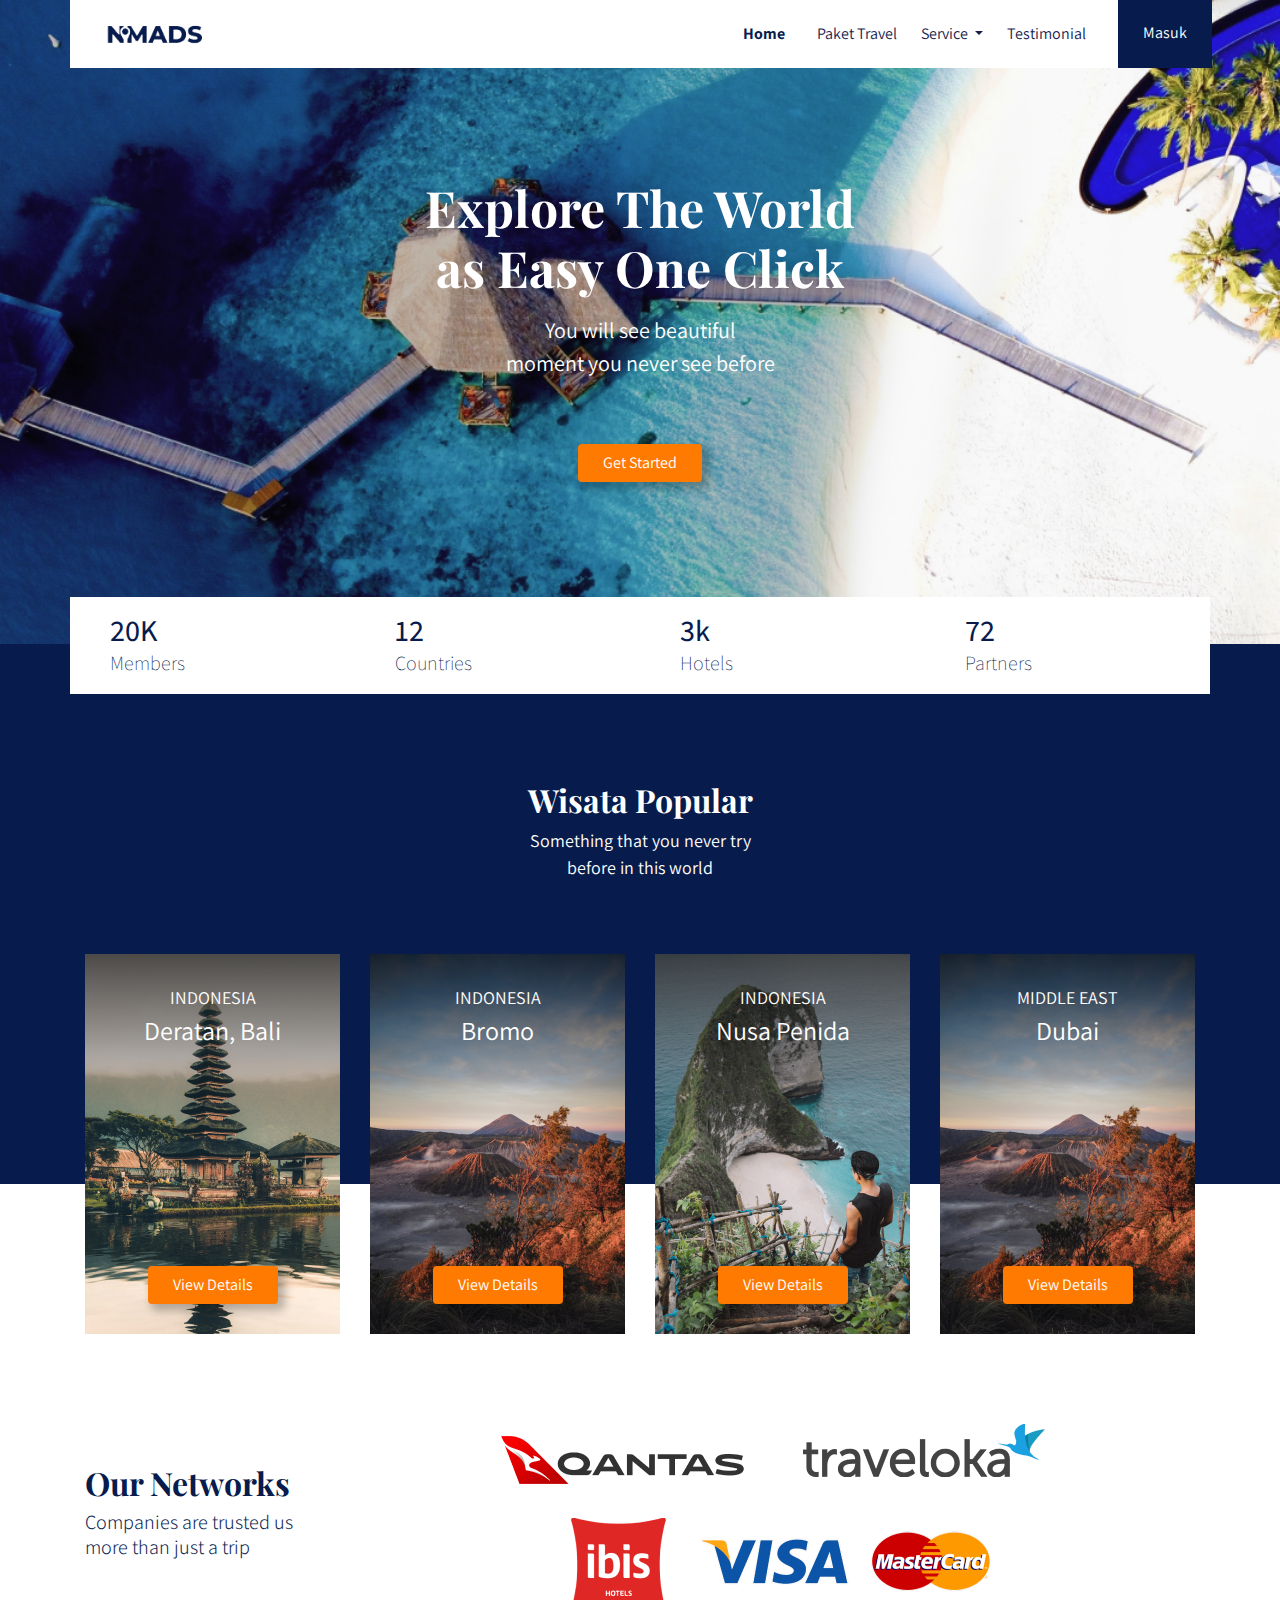
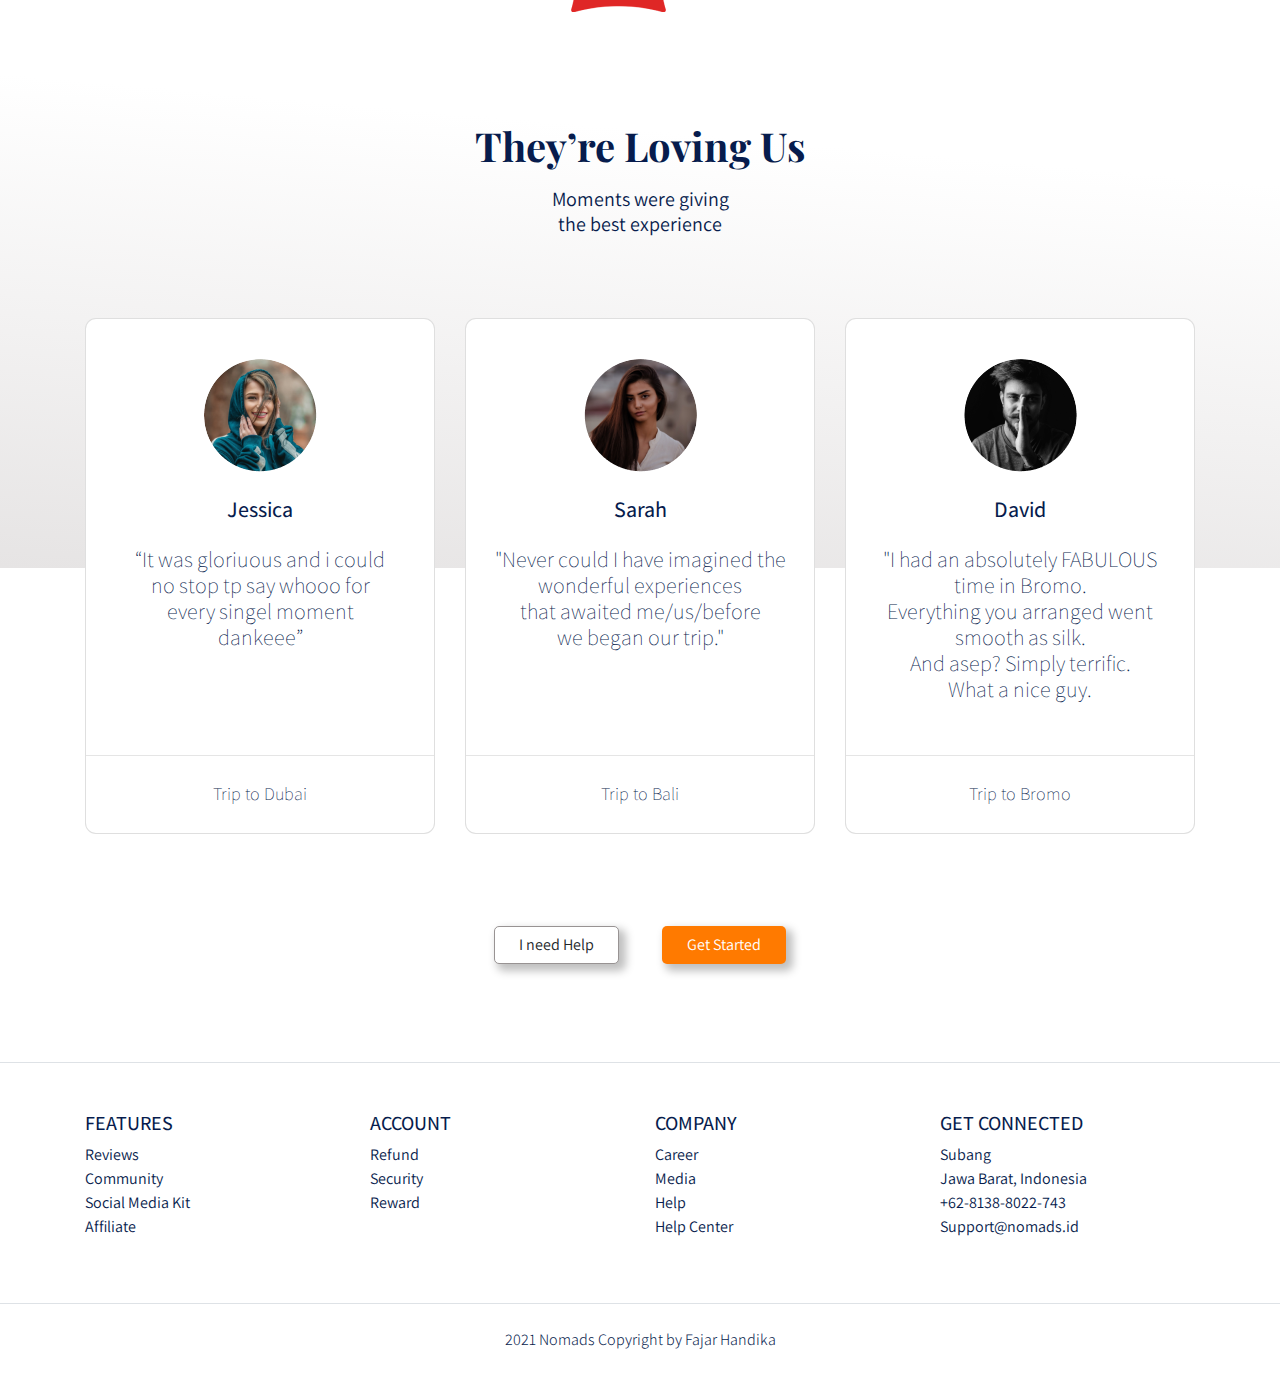
<file: index.html>
<!DOCTYPE html>
    <html lang="en">
    <head>
        <meta charset="UTF-8">
        <meta http-equiv="X-UA-Compatible" content="IE=edge">
        <meta name="viewport" content="width=device-width, initial-scale=1.0">
        <title>Nomads ID</title>

        <!--style-->
        <link rel="stylesheet" href="frontend/libraries/bootstrap/css/bootstrap.css">
        <link rel="stylesheet" href="frontend/styles/main.css">

        <!--fonts-->
        <link rel="preconnect" href="https://fonts.gstatic.com">
        <link href="https://fonts.googleapis.com/css2?family=Playfair+Display:ital,wght@0,400;0,500;0,600;0,700;0,800;0,900;1,400;1,500;1,600;1,700;1,800;1,900&display=swap" rel="stylesheet">
        <link href="https://fonts.googleapis.com/css2?family=Assistant:wght@200;300;400;500;600;700;800&family=Playfair+Display:ital,wght@0,400;0,500;0,600;0,700;0,800;0,900;1,400;1,500;1,600;1,700;1,800;1,900&display=swap" rel="stylesheet">

    </head>

    <body>
            <!--navbar-->
            <div class="container">
                <nav class="row navbar navbar-expand-lg navbar-light bg-white">

                    <!--logo-->
                    <a href="#" class="navbar-brand">
                        <img src="frontend/images/logo.png" alt="logo_nomads">
                    </a>

                        <!--button-->
                    <button class="navbar-toggler navbar-right"
                        type="button"
                        data-toggle="collapse"
                        data-target="#navb"> <!--navb adalah id untuk menu-->
                        <span class="navabar-toggler-icon"></span>
                    </button>


                    <!--menu-->
                    <div class="collapse navbar-collapse" id="navb">
                        <ul class="navbar-nav ml-auto mr-3">
                            <li class="nav-item mx-md-2">
                                <a href="" class="nav-link active">Home</a>

                            </li>
                            <li class="nav-item mx-md-2">
                                <a href="" class="nav-link">Paket Travel</a>

                            </li>

                            <!--dropdown-->
                            <li class="nav-item dropdown">
                                <a href="#" class="nav-link dropdown-toggle" id="navbardrop"
                                data-toggle="dropdown">Service
                                </a>
                                <div class="dropdown-menu">
                                    <a href="#" class="dropdown-item">link</a>
                                    <a href="#" class="dropdown-item">link2</a>
                                    <a href="#" class="dropdown-item">link3</a>
                                </div>

                            </li>
                            <li class="nav-item mx-md-2">
                                <a href="" class="nav-link">Testimonial</a>

                            </li>
                        </ul>

                        <!--mobile button-->
                            <form class="form-inline d-sm-block d-md-none">
                                <button class="btn btn-login my-2 my-sm-0 px-4">
                                    Masuk
                                </button>
                            </form>


                            <!--desktop button-->
                            <form class="form-inline my-2 my-lg-0 d-none d-md-block">
                                <button class="btn btn-login btn-navbar-right my-2 my-sm-0 px-4">
                                    Masuk
                                </button>
                            </form>

                    </div>
                    
                </nav>
            </div>


            <!--header-->
            <header class="text-center sm-1 md-1">
                <div class="container">
                            <h1 class="ml-sm-0 sm-1 md-1">
                                Explore The World<br>
                                as Easy One Click
                            </h1>

                            <p class="mt-3">
                                You will see beautiful<br>
                                moment you never see before
                            </p>
                </div>
    

                        <!--butiin CTA-->
                        <div class="col" id="button">
                            <a href="#" class="btn btn-get-started mt-5 px-4">
                                Get Started
                            </a>
                        </div>
                </div>
            </header>


            <!--main content-->
            <main>
                <!--statistics-->
                <div class="container">
                    <section class="section-stats row justify-content-center" id="stats">
                        <div class="col-3 com-md-2 stats-detail">
                            <h2>20K</h2>
                            <p>Members</p>
                        </div>
                        <div class="col-3 com-md-2 stats-detail">
                            <h2>12</h2>
                            <p>Countries</p>
                        </div>
                        <div class="col-3 com-md-2 stats-detail">
                            <h2>3k</h2>
                            <p>Hotels</p>
                        </div>
                        <div class="col-3 com-md-2 stats-detail">
                            <h2>72</h2>
                            <p>Partners</p>
                        </div>
                    </section>
                </div>


                <!--wisata popular-->
                    <!--judul-->
                    <section class="section-popular" id="popular">
                        <div class="container">
                            <div class="row">
                                <div class="col text-center section-popular-heading">
                                    <h2>Wisata Popular</h2>
                                    <p>Something that you never try<br>
                                        before in this world</p>
                                </div>
                            </div>
                        </div>
                    </section>

                    <!--content-->
                    <section class="section-popular-content" id="popularContent">
                        <div class="container">
                            <div class="section-popular-travel row justify-content-center">
                                
                                <!--bali-->
                                <div class="col-sm-6 col-md-4 col-lg-3">
                                    <div class="card-travel text-center d-flex flex-column"
                                        style="background-image: url('frontend/images/wisata_popular/bali.png');">
                                        <div class="travel-country">INDONESIA</div>
                                        <div class="travel-location">Deratan, Bali</div>
                                        <div class="travel-button mt-auto">
                                            <a href="details.html" class="btn btn-travel-details px-4">
                                                View Details
                                            </a>
                                        </div>
                                    </div>
                                </div>

                                <!--bromo-->
                                <div class="col-sm-6 col-md-4 col-lg-3">
                                    <div class="card-travel text-center d-flex flex-column"
                                        style="background-image: url('frontend/images/wisata_popular/bromo.png');">
                                        <div class="travel-country">INDONESIA</div>
                                        <div class="travel-location">Bromo</div>
                                        <div class="travel-button mt-auto">
                                            <a href="details.html" class="btn btn-travel-details px-4">
                                                View Details
                                            </a>
                                        </div>
                                    </div>
                                </div>

                                <!--nusa penida-->
                                <div class="col-sm-6 col-md-4 col-lg-3">
                                    <div class="card-travel text-center d-flex flex-column"
                                        style="background-image: url('frontend/images/wisata_popular/nusapenida.png');">
                                        <div class="travel-country">INDONESIA</div>
                                        <div class="travel-location">Nusa Penida</div>
                                        <div class="travel-button mt-auto">
                                            <a href="details.html" class="btn btn-travel-details px-4">
                                                View Details
                                            </a>
                                        </div>
                                    </div>
                                </div>

                                <!--dubai-->
                                <div class="col-sm-6 col-md-4 col-lg-3">
                                    <div class="card-travel text-center d-flex flex-column"
                                        style="background-image: url('frontend/images/wisata_popular/bromo.png');">
                                        <div class="travel-country">MIDDLE EAST</div>
                                        <div class="travel-location">Dubai</div>
                                        <div class="travel-button mt-auto">
                                            <a href="details.html" class="btn btn-travel-details px-4">
                                                View Details
                                            </a>
                                        </div>
                                    </div>
                                </div>
                            </div>
                        </div>
                    </section>


                <!--networks-->
                <section class="section-networks" id="network">
                    <div class="container">
                        <div class="row">
                            <div class="col md-4 title-networks">
                                <h2>Our Networks</h2>
                                <p>Companies are trusted us<br>
                                    more than just a trip</p>
                            </div>
                            <div class="col md-8 text-center">
                                <img src="frontend/images/company_logo.png" alt="logom partner" class="img-partner">
                            </div>
                        </div>
                    </div>
                </section>

                <!--testimonial-->
                <section class="section-testimonial-heading">
                    <div class="container">
                        <div class="row">
                            <div class="col text-center">
                                <h2>They’re Loving Us</h2>
                                <p>Moments were giving<br>
                                    the best experience</p>
                            </div>
                        </div>
                    </div>
                </section>

                <!--testimonial content-->
                <section class="section-testimonial-content" id="testimonialContent">
                    <div class="container">
                        <div class="section-popular-travel row justify-content-center">

                            <!--jessica dubai-->
                            <div class="col-sm-6 col-md-6 col-lg-4">
                                <div class="card card-testimonial text-center">
                                    <div class="testimonial-content">
                                        <img src="frontend/images/testi_img/testi1.png" alt="testi1"
                                        class="mb-4 rounded-circle">
                                            <h3 class="mb-4">Jessica</h3>
                                            <p class="testimonial">“It was gloriuous and i  could<br>
                                                no stop tp say whooo for<br>
                                                every singel moment<br>
                                                dankeee”
                                            </p>
                                    </div>
                                    <hr>
                                    <p class="trip-to mt-2">
                                        Trip to Dubai
                                    </p>
                                </div>
                            </div>

                            <!--sarah bali-->
                             <div class="col-sm-6 col-md-6 col-lg-4">
                                <div class="card card-testimonial text-center">
                                    <div class="testimonial-content">
                                        <img src="frontend/images/testi_img/testi2.png" alt="testi2"
                                        class="mb-4 rounded-circle">
                                            <h3 class="mb-4">Sarah</h3>
                                            <p class="testimonial">"Never could I have imagined the<br>
                                                wonderful experiences<br>
                                                that awaited me/us/before<br>
                                                we began our trip."
                                            </p>
                                    </div>
                                    <hr>
                                    <p class="trip-to mt-2">
                                        Trip to Bali
                                    </p>
                                </div>
                            </div>

                            <!--david bromo-->
                            <div class="col-sm-6 col-md-6 col-lg-4">
                                <div class="card card-testimonial text-center">
                                    <div class="testimonial-content">
                                        <img src="frontend/images/testi_img/testi3.png" alt="testi3"
                                        class="mb-4 rounded-circle">
                                            <h3 class="mb-4">David</h3>
                                            <p class="testimonial">"I had an absolutely FABULOUS time in Bromo.<br>
                                                Everything you arranged went smooth as silk.<br>
                                                And asep? Simply terrific.<br>
                                                What a nice guy.
                                    </div>
                                    <hr>
                                    <p class="trip-to mt-2">
                                        Trip to Bromo
                                    </p>
                                </div>
                            </div>

                        </div>

                        <div class="row mt-5">
                            <div class="col-12 text-center">
                                <a href="#" class="btn btn-need-help px-4 mt-4 mx1">
                                    I need Help
                                </a>
                                <a href="#" class="btn btn-get-started px-4 mt-4 mx1">
                                    Get Started
                                </a>
                            </div>
                        </div>
                    </div>
                </section>

            </main>

            <footer class="section-footer mt-5 mb-4 border-top">
                <div class="container pt-5 pb-5">
                    <div class="row justify-content-center">
                        <div class="col-12">
                            <div class="row">
                                <div class="col-12 col-lg-3">
                                    <h5>FEATURES</h5>
                                    <ul class="list-unstyled">
                                        <li><a href="#"></a>Reviews</li>
                                        <li><a href="#"></a>Community</li>
                                        <li><a href="#"></a>Social Media Kit</li>
                                        <li><a href="#"></a>Affiliate</li>
                                </div>

                                <div class="col-12 col-lg-3">
                                    <h5>ACCOUNT</h5>
                                    <ul class="list-unstyled">
                                        <li><a href="#"></a>Refund</li>
                                        <li><a href="#"></a>Security</li>
                                        <li><a href="#"></a>Reward</li>
                                </div>

                                <div class="col-12 col-lg-3">
                                    <h5>COMPANY</h5>
                                    <ul class="list-unstyled">
                                        <li><a href="#"></a>Career</li>
                                        <li><a href="#"></a>Media</li>
                                        <li><a href="#"></a>Help</li>
                                        <li><a href="#"></a>Help Center</li>
                                </div>

                                <div class="col-12 col-lg-3">
                                    <h5>GET CONNECTED</h5>
                                    <ul class="list-unstyled">
                                        <li><a href="#"></a>Subang</li>
                                        <li><a href="#"></a>Jawa Barat, Indonesia</li>
                                        <li><a href="#"></a>+62-8138-8022-743</li>
                                        <li><a href="#"></a>Support@nomads.id</li>
                                </div>


                            </div>
                        </div>
                    </div>
                </div>

                <div class="container-fluid">
                    <div class="row border-top justify-content-center align-items-center pt-4">
                        <div class="col-auto text-grey-500 font-weight-light">
                            2021 Nomads Copyright by Fajar Handika
                        </div>
                    </div>
                </div>
            </footer>
        <!--libraries js-->
        <script src="frontend/libraries/jquery/jquery-3.4.1.min.js"></script>
        <script src="frontend/libraries/bootstrap/js/bootstrap.js"></script>
        <script src="frontend/libraries/retina/retina.min.js"></script>
    </body>

</html>
</file>
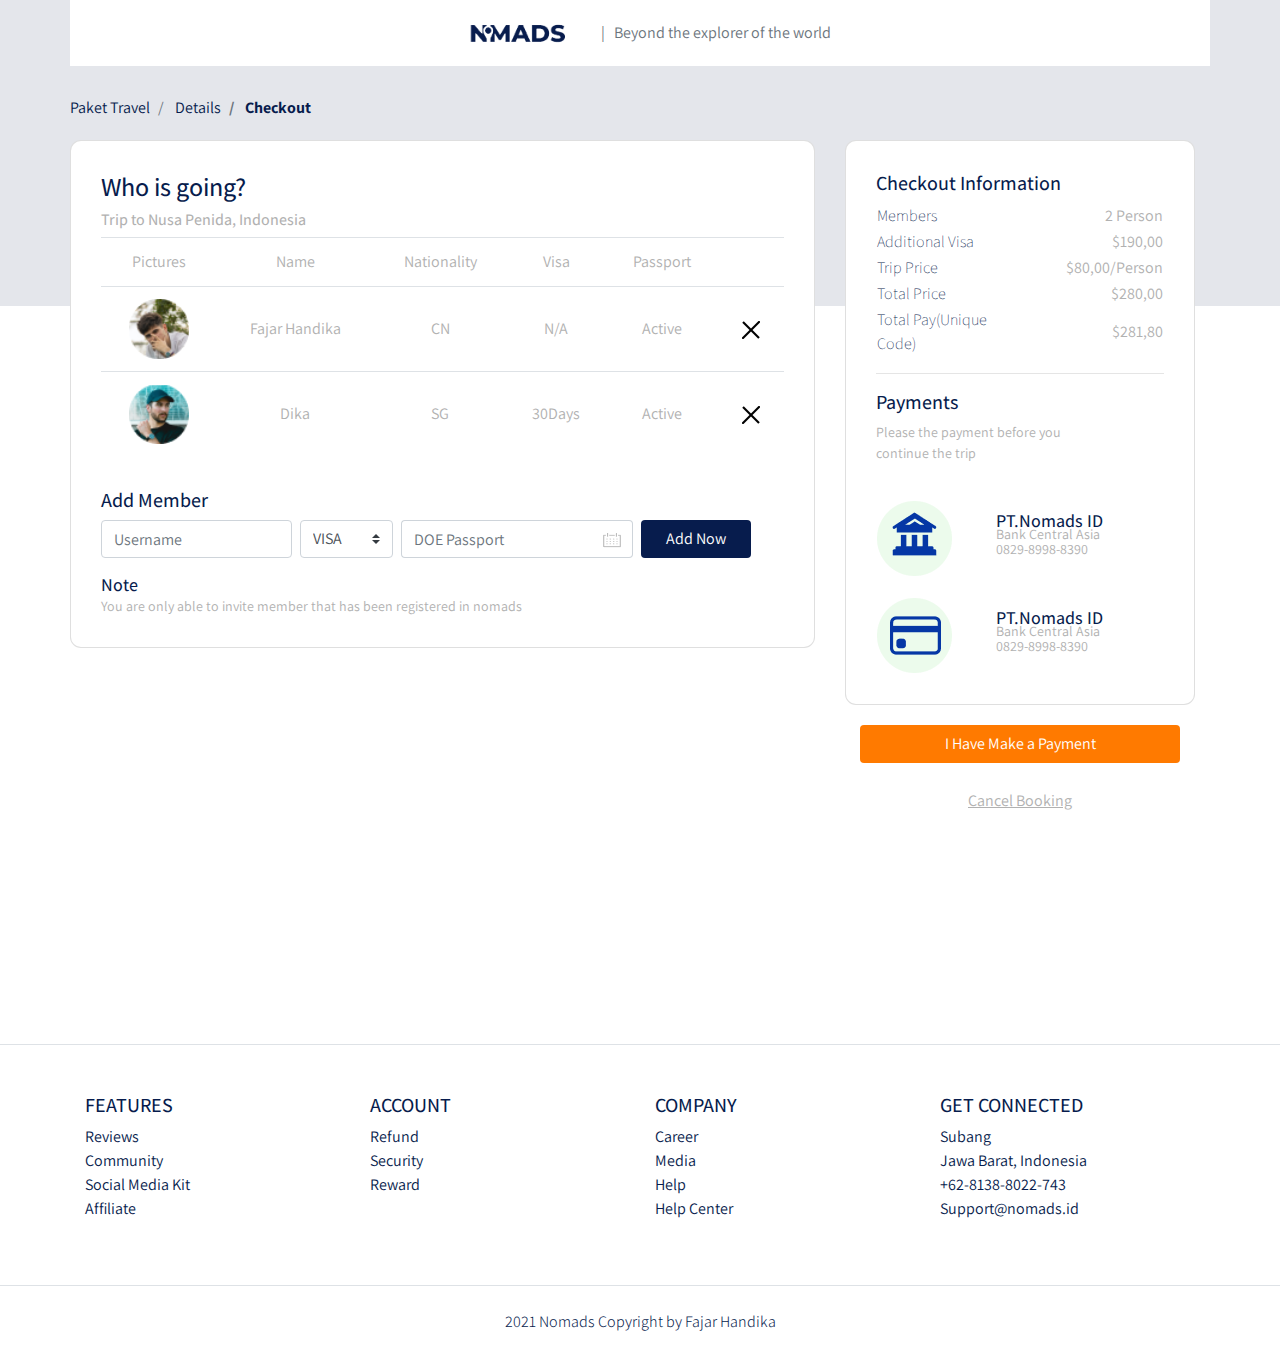
<file: checkout.html>
<!DOCTYPE html>
    <html lang="en">
    <head>
        <meta charset="UTF-8">
        <meta http-equiv="X-UA-Compatible" content="IE=edge">
        <meta name="viewport" content="width=device-width, initial-scale=1.0">
        <title>Checkout</title>

        <!--style-->
        <link rel="stylesheet" href="frontend/libraries/bootstrap/css/bootstrap.css">
        <link rel="stylesheet" href="frontend/libraries/xzoom/xzoom.css">
        <link rel="stylesheet" href="frontend/libraries/gijgo/css/gijgo.min.css">
        <link rel="stylesheet" href="frontend/styles/main.css">


        <!--fonts-->
        <link rel="preconnect" href="https://fonts.gstatic.com">
        <link href="https://fonts.googleapis.com/css2?family=Playfair+Display:ital,wght@0,400;0,500;0,600;0,700;0,800;0,900;1,400;1,500;1,600;1,700;1,800;1,900&display=swap" rel="stylesheet">
        <link href="https://fonts.googleapis.com/css2?family=Assistant:wght@200;300;400;500;600;700;800&family=Playfair+Display:ital,wght@0,400;0,500;0,600;0,700;0,800;0,900;1,400;1,500;1,600;1,700;1,800;1,900&display=swap" rel="stylesheet">

    </head>

    <body>
            <!--navbar-->
            <div class="container">
                <nav class="row navbar navbar-expand-lg navbar-light bg-white">

                    <div class="navbar-nav ml-auto mr-auto mr-sm-auto mr-lg-0 mr-md-auto">
                        <a href="index.html" class="navbar-brand">
                            <img src="frontend/images/logo.png" alt="">
                        </a>
                    </div> 
                    <ul class="navbar-nav mr-auto d-none d-lg-block">
                        <li>
                            <span class="text-muted">
                                | &nbsp Beyond the explorer of the world
                            </span>
                        </li>
                    </ul>                   
                </nav>
            </div>

            <main>
                <section class="section-details-header"></section>
                <section class="section-details-content">
                    <div class="container">
                        <div class="row">
                            <div class="col p-0">
                                <nav>
                                    <ol class="breadcrumb">
                                        <li class="breadcrumb-item">
                                            Paket Travel
                                        </li>
                                        <li class="breadcrumb-item">
                                            Details
                                        </li>
                                        <li class="breadcrumb-item active">
                                            Checkout
                                        </li>
                                    </ol>
                                </nav>
                            </div>
                        </div>

                        <!--main content-->
                        <div class="row">
                            <div class="col-lg-8 pl-lg-0">
                                <div class="card card-details">
                                    <h1>Who is going?</h1>
                                    <h4>
                                        Trip to Nusa Penida, Indonesia
                                    </h4>
                                    <div class="attendee">
                                        <table class="table table-responsive-sm text-center">
                                            <thead>
                                                <tr>
                                                    <td>Pictures</td>
                                                    <td>Name</td>
                                                    <td>Nationality</td>
                                                    <td>Visa</td>
                                                    <td>Passport</td>
                                                    <td></td>
                                                </tr>
                                            </thead>
                                            <tbody>
                                                <tr>
                                                    <td>
                                                        <img src="frontend/images/members_are_going/img1.png" height="60">
                                                    </td>
                                                    <td class="align-middle">
                                                        Fajar Handika
                                                    </td>
                                                    <td class="align-middle">
                                                        CN
                                                    </td>
                                                    <td class="align-middle">
                                                        N/A
                                                    </td>
                                                    <td class="align-middle">
                                                        Active
                                                    </td>
                                                    <td class="align-middle">
                                                        <a href="#">
                                                            <img src="frontend/images/icon/icon_cross.png" alt="">
                                                        </a>
                                                    </td>
                                                </tr>
                                                <tr>
                                                    <td>
                                                        <img src="frontend/images/members_are_going/img2.png" height="60">
                                                    </td>
                                                    <td class="align-middle">
                                                        Dika
                                                    </td>
                                                    <td class="align-middle">
                                                        SG
                                                    </td>
                                                    <td class="align-middle">
                                                        30Days
                                                    </td>
                                                    <td class="align-middle">
                                                        Active
                                                    </td>
                                                    <td class="align-middle">
                                                        <a href="#">
                                                            <img src="frontend/images/icon/icon_cross.png" alt="">
                                                        </a>
                                                    </td>
                                                </tr>
                                            </tbody>
                                        </table>

                                    </div>
                                    <div class="member mt-3">
                                        <h2>Add Member</h2>
                                        <form action="" class="form-inline">
                                            <label for="inputUsername" class="sr-only">Name</label>
                                            <input type="text" name="inputUsername" class="form-control mb-2 mr-sm-2" id="inputUsername"
                                            placeholder="Username">

                                            <label for="inputVisa" class="sr-only">Visa</label>
                                            <select name="inputVisa" id="inputVisa" class="custom-select mb-2 mr-sm-2">
                                                <option value="VISA" selected>VISA</option>
                                                <option value="30 Days">30 Days</option>
                                                <option value="N/A">N/A</option>
                                            </select>
                                            
                                            <label for="doePassport" class="sr-only">DOE Passport</label>
                                            <div class="input-group mb-2 mr-sm-2">
                                                <input type="text" class="form-control datepicker" id="doePassport"
                                                placeholder="DOE Passport">
                                            </div>
                                            
                                            <button type="submit" class="btn btn-add-now mb-2 px-4">
                                                Add Now
                                            </button>
                                        </form>
                                        <h3 class="mt-2 mb-0">Note</h3>
                                        <p class="disclaimer mb-0">You are only able to invite member that has been registered in nomads</p>
                                    </div>
                                </div>
                            </div>


                            <!---side bar-->
                            <div class="col-lg-4">
                                <div class="card card-details card-right">
                                    <h2>Checkout Information</h2>
                                    <table class="trip-information">
                                        <tr>
                                            <th width="50%">Members</th>
                                            <td width="50%" class="text-right">
                                                2 Person
                                            </td>
                                        </tr>
                                        <tr>
                                            <th width="50%">Additional Visa</th>
                                            <td width="50%" class="text-right">
                                                $190,00
                                            </td>
                                        </tr>
                                        <tr>
                                            <th width="50%">Trip Price</th>
                                            <td width="50%" class="text-right">
                                                $80,00/Person
                                            </td>
                                        </tr>
                                        <tr>
                                            <th width="50%">Total Price</th>
                                            <td width="50%" class="text-right">
                                                $280,00
                                            </td>
                                        </tr>
                                        <tr>
                                            <th width="50%">Total Pay(Unique Code)</th>
                                            <td width="50%" class="text-right">
                                                $281,80
                                            </td>
                                        </tr>
                                    </table>
                                    <hr>
                                    <table class="payments">
                                        <h2>Payments</h2>
                                        <p>Please the payment before you<br>
                                            continue the trip</p>

                                        <tr>
                                            <td>
                                                <img src="frontend/images/icon/icon_bank.png" alt="" class="atm">
                                            </td>
                                            <td>
                                                <h3 class="pt-nomads">PT.Nomads ID</h3>
                                                <p class="nomads-rek">Bank Central Asia<br>
                                                    0829-8998-8390</p>
                                            </td>
                                        </tr>
                                        <tr>
                                            <td>
                                                <img src="frontend/images/icon/icon_atm.png" alt="" class="atm">
                                            </td>
                                            <td>
                                                <h3 class="pt-nomads">PT.Nomads ID</h3>
                                                <p class="nomads-rek">Bank Central Asia<br>
                                                    0829-8998-8390</p>
                                            </td>
                                        </tr>
                                    </table>

                                    
                                </div>
                                <div class="join container align-middle">
                                    <a href="success.html" class="btn btn-block btn-join-now mt-4 my-2">
                                        I Have Make a Payment
                                    </a>
                                    <a href="details.html" class="btn btn-block btn-cancel mt-4 my-2">
                                        <u>Cancel Booking</u>
                                    </a>
                                </div>
                                
                            </div>
                        </div>
                    </div>
                </section>
            </main>


            <footer class="section-footer mt-5 mb-4 border-top">
                <div class="container pt-5 pb-5">
                    <div class="row justify-content-center">
                        <div class="col-12">
                            <div class="row">
                                <div class="col-12 col-lg-3">
                                    <h5>FEATURES</h5>
                                    <ul class="list-unstyled">
                                        <li><a href="#"></a>Reviews</li>
                                        <li><a href="#"></a>Community</li>
                                        <li><a href="#"></a>Social Media Kit</li>
                                        <li><a href="#"></a>Affiliate</li>
                                </div>

                                <div class="col-12 col-lg-3">
                                    <h5>ACCOUNT</h5>
                                    <ul class="list-unstyled">
                                        <li><a href="#"></a>Refund</li>
                                        <li><a href="#"></a>Security</li>
                                        <li><a href="#"></a>Reward</li>
                                </div>

                                <div class="col-12 col-lg-3">
                                    <h5>COMPANY</h5>
                                    <ul class="list-unstyled">
                                        <li><a href="#"></a>Career</li>
                                        <li><a href="#"></a>Media</li>
                                        <li><a href="#"></a>Help</li>
                                        <li><a href="#"></a>Help Center</li>
                                </div>

                                <div class="col-12 col-lg-3">
                                    <h5>GET CONNECTED</h5>
                                    <ul class="list-unstyled">
                                        <li><a href="#"></a>Subang</li>
                                        <li><a href="#"></a>Jawa Barat, Indonesia</li>
                                        <li><a href="#"></a>+62-8138-8022-743</li>
                                        <li><a href="#"></a>Support@nomads.id</li>
                                </div>


                            </div>
                        </div>
                    </div>
                </div>

                <div class="container-fluid">
                    <div class="row border-top justify-content-center align-items-center pt-4">
                        <div class="col-auto text-grey-500 font-weight-light">
                            2021 Nomads Copyright by Fajar Handika
                        </div>
                    </div>
                </div>
            </footer>
        <!--libraries js-->
        <script src="frontend/libraries/jquery/jquery-3.4.1.min.js"></script>
        <script src="frontend/libraries/bootstrap/js/bootstrap.js"></script>
        <script src="frontend/libraries/retina/retina.min.js"></script>
        <script src="frontend/libraries/xzoom/xzoom.min.js"></script>
        <script src="frontend/libraries/gijgo/js/gijgo.min.js"></script>
        <script>
            $(document).ready(function() {
                $('.xzoom, .xzoom-gallery').xzoom ({
                    zoomwidth: 500,
                    title: false,
                    tint: '#333',
                    Xoffset: 15
                });

                $('.datepicker').datepicker({
                    uiLibrary: 'bootstrap4',
                    icons: {
                        rightIcon: '<img src="frontend/images/icon/icon_date.png" />'
                    }
                })
            });
        </script>
    </body>

</html>
</file>
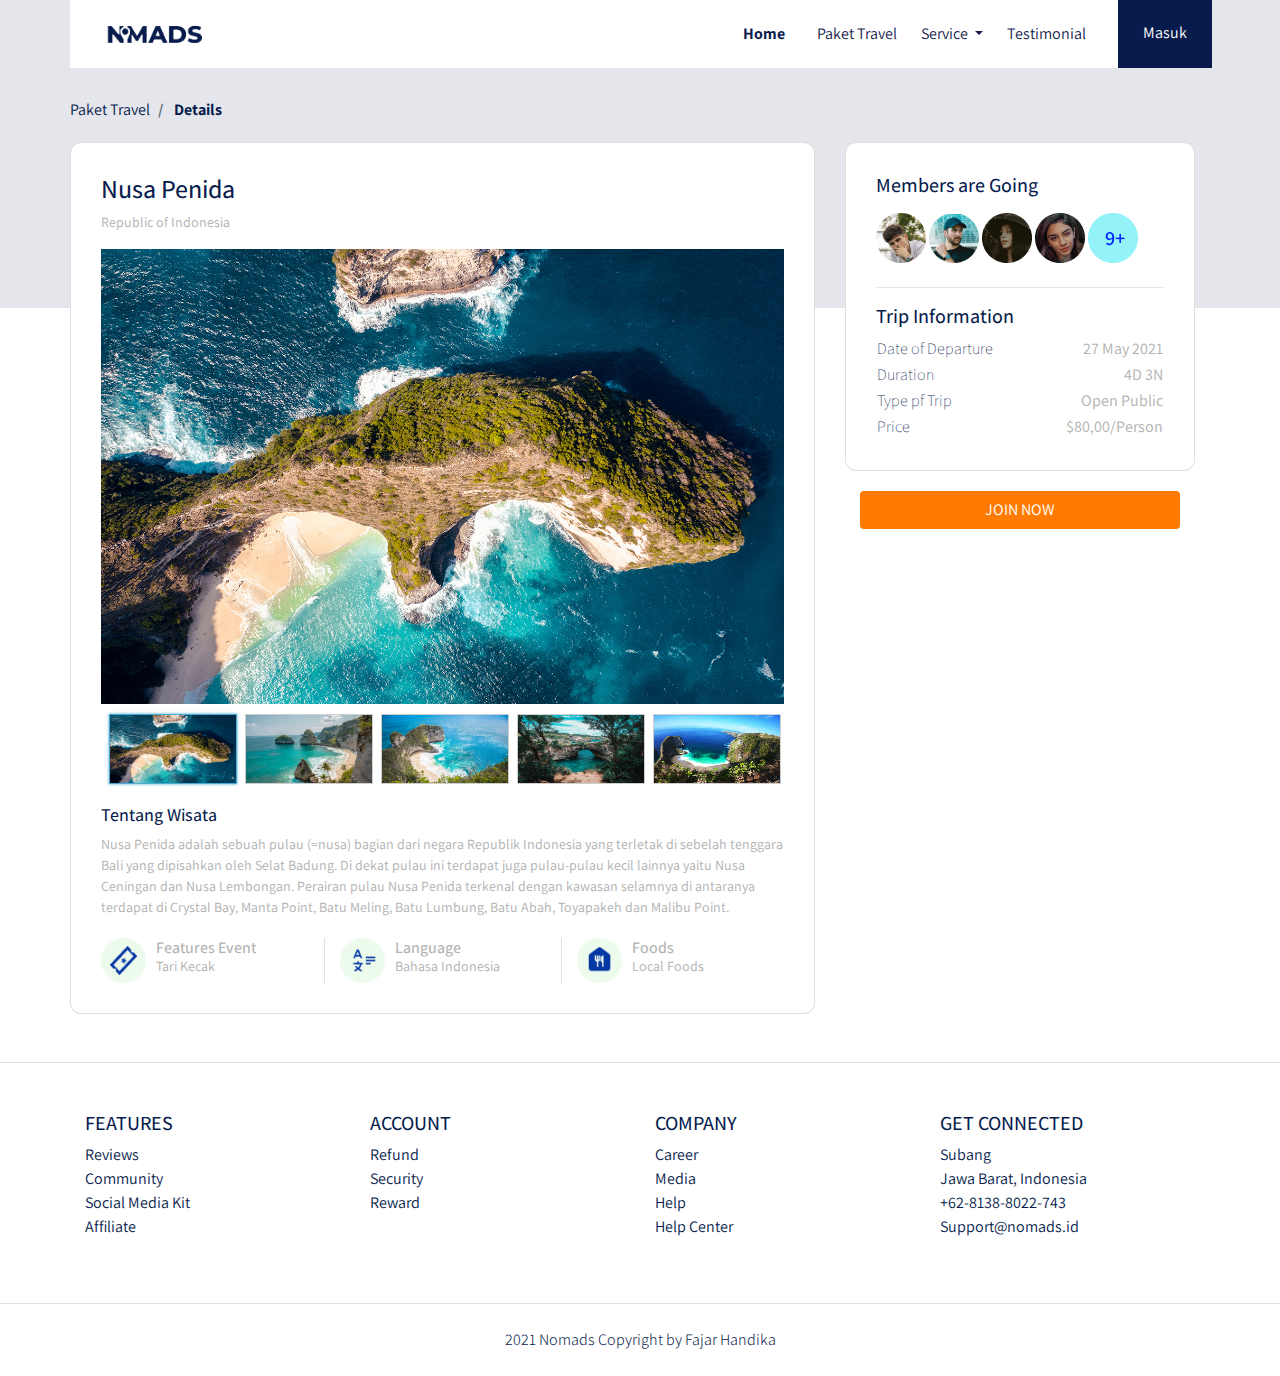
<file: details.html>
<!DOCTYPE html>
    <html lang="en">
    <head>
        <meta charset="UTF-8">
        <meta http-equiv="X-UA-Compatible" content="IE=edge">
        <meta name="viewport" content="width=device-width, initial-scale=1.0">
        <title>Details</title>

        <!--style-->
        <link rel="stylesheet" href="frontend/libraries/bootstrap/css/bootstrap.css">
        <link rel="stylesheet" href="frontend/libraries/xzoom/xzoom.css">
        <link rel="stylesheet" href="frontend/styles/main.css">


        <!--fonts-->
        <link rel="preconnect" href="https://fonts.gstatic.com">
        <link href="https://fonts.googleapis.com/css2?family=Playfair+Display:ital,wght@0,400;0,500;0,600;0,700;0,800;0,900;1,400;1,500;1,600;1,700;1,800;1,900&display=swap" rel="stylesheet">
        <link href="https://fonts.googleapis.com/css2?family=Assistant:wght@200;300;400;500;600;700;800&family=Playfair+Display:ital,wght@0,400;0,500;0,600;0,700;0,800;0,900;1,400;1,500;1,600;1,700;1,800;1,900&display=swap" rel="stylesheet">

    </head>

    <body>
            <!--navbar-->
            <div class="container">
                <nav class="row navbar navbar-expand-lg navbar-light bg-white">

                    <!--logo-->
                    <a href="#" class="navbar-brand">
                        <img src="frontend/images/logo.png" alt="logo_nomads">
                    </a>

                        <!--button-->
                    <button class="navbar-toggler navbar-right"
                        type="button"
                        data-toggle="collapse"
                        data-target="#navb"> <!--navb adalah id untuk menu-->
                        <span class="navabar-toggler-icon"></span>
                    </button>


                    <!--menu-->
                    <div class="collapse navbar-collapse" id="navb">
                        <ul class="navbar-nav ml-auto mr-3">
                            <li class="nav-item mx-md-2">
                                <a href="" class="nav-link active">Home</a>

                            </li>
                            <li class="nav-item mx-md-2">
                                <a href="" class="nav-link">Paket Travel</a>

                            </li>

                            <!--dropdown-->
                            <li class="nav-item dropdown">
                                <a href="#" class="nav-link dropdown-toggle" id="navbardrop"
                                data-toggle="dropdown">Service
                                </a>
                                <div class="dropdown-menu">
                                    <a href="#" class="dropdown-item">link</a>
                                    <a href="#" class="dropdown-item">link2</a>
                                    <a href="#" class="dropdown-item">link3</a>
                                </div>

                            </li>
                            <li class="nav-item mx-md-2">
                                <a href="" class="nav-link">Testimonial</a>

                            </li>
                        </ul>

                        <!--mobile button-->
                            <form class="form-inline d-sm-block d-md-none">
                                <button class="btn btn-login my-2 my-sm-0 px-4">
                                    Masuk
                                </button>
                            </form>


                            <!--desktop button-->
                            <form class="form-inline my-2 my-lg-0 d-none d-md-block">
                                <button class="btn btn-login btn-navbar-right my-2 my-sm-0 px-4">
                                    Masuk
                                </button>
                            </form>

                    </div>
                    
                </nav>
            </div>

            <main>
                <section class="section-details-header"></section>
                <section class="section-details-content">
                    <div class="container">
                        <div class="row">
                            <div class="col p-0">
                                <nav>
                                    <ol class="breadcrumb">
                                        <li class="breadcrumb-item">
                                            Paket Travel
                                        </li>
                                        <li class="breadcrumb-item active">
                                            Details
                                        </li>
                                    </ol>
                                </nav>
                            </div>
                        </div>

                        <!--main content-->
                        <div class="row">
                            <div class="col-lg-8 pl-lg-0">
                                <div class="card card-details">
                                    <h1>Nusa Penida</h1>
                                    <p>
                                        Republic of Indonesia
                                    </p>

                                    <!--gallery-->
                                    <div class="gallery">
                                        <div class="xzoom-container">
                                            <img src="frontend/images/main_image_details/nusapenida1.jpg" class="xzoom" 
                                            id="xzoom-default" xoriginal="frontend/images/main_image_details/nusapenida1.jpg">
                                        </div>
                                        <div class="xzoom-thumbs">
                                            <a href="frontend/images/main_image_details/nusapenida1.jpg">
                                                <img width="128" height="70" src="frontend/images/main_image_details/nusapenida1.jpg" class="xzoom-gallery"
                                                width="128" xpreiew="frontend/images/main_image_details/nusapenida1.jpg">
                                            </a>

                                            <a href="frontend/images/main_image_details/usapenida2.jpg">
                                                <img width="128" height="70" src="frontend/images/main_image_details/nusapenida2.jpg" class="xzoom-gallery"
                                                width="128" xpreiew="frontend/images/main_image_details/nusapenida2.jpg">
                                            </a>

                                            <a href="frontend/images/main_image_details/nusapenida3.jpg">
                                                <img width="128" height="70" src="frontend/images/main_image_details/nusapenida3.jpg" class="xzoom-gallery"
                                                width="128" xpreiew="frontend/images/main_image_details/nusapenida3.jpg">
                                            </a>

                                            <a href="frontend/images/main_image_details/nusapenida4.jpg">
                                                <img width="128" height="70" src="frontend/images/main_image_details/nusapenida4.jpg" class="xzoom-gallery"
                                                width="128" xpreiew="frontend/images/main_image_details/nusapenida4.jpg">
                                            </a>

                                            <a href="frontend/images/main_image_details/nusapenida5.jpg">
                                                <img width="128" height="70" src="frontend/images/main_image_details/nusapenida5.jpg" class="xzoom-gallery"
                                                width="128" xpreiew="frontend/images/main_image_details/nusapenida5.jpg">
                                            </a>
                                        </div>
                                    </div>

                                    <!--content-->
                                    <div>
                                        <h3>Tentang Wisata</h3>
                                        <p>
                                            Nusa Penida adalah sebuah pulau (=nusa) bagian dari negara Republik Indonesia yang terletak di
                                            sebelah tenggara Bali yang dipisahkan oleh Selat Badung. Di dekat pulau ini terdapat juga 
                                            pulau-pulau kecil lainnya yaitu Nusa Ceningan dan Nusa Lembongan.

                                            Perairan pulau Nusa Penida terkenal dengan kawasan selamnya di antaranya terdapat di Crystal Bay,
                                            Manta Point, Batu Meling, Batu Lumbung, Batu Abah, Toyapakeh dan Malibu Point.
                                        </p>

                                        <div class="features row">
                                            <div class="col-md-4">
                                                <img src="frontend/images/icon/iconevent.png" alt="event"
                                                class="features-image">
                                                <div class="description">
                                                    <h4>Features Event</h4>
                                                    <p>Tari Kecak</p>
                                                </div>
                                            </div>
                                            <div class="col-md-4 border-left">
                                                <img src="frontend/images/icon/iconlanguage.png" alt="language"
                                                class="features-image">
                                                <div class="description">
                                                    <h4>Language</h4>
                                                    <p>Bahasa Indonesia</p>
                                                </div>
                                            </div>
                                            <div class="col-md-4 border-left">
                                                <img src="frontend/images/icon/iconfood.png" alt="foods"
                                                class="features-image">
                                                <div class="description">
                                                    <h4>Foods</h4>
                                                    <p>Local Foods</p>
                                                </div>
                                            </div>
                                        </div>
                                    </div>
                                </div>
                            </div>
                            <div class="col-lg-4">
                                <div class="card card-details card-right">
                                    <h2>Members are Going</h2>
                                    <div class="members my-2">
                                        <img src="frontend/images/members_are_going/img1.png" alt="" class="members-img">
                                        <img src="frontend/images/members_are_going/img2.png" alt="" class="members-img">
                                        <img src="frontend/images/members_are_going/img3.png" alt="" class="members-img">
                                        <img src="frontend/images/members_are_going/img4.png" alt="" class="members-img">
                                        <img src="frontend/images/members_are_going/img5.png" alt="" class="members-img">
                                    </div>
                                    <hr>
                                    <h2>Trip Information</h2>
                                    <table class="trip-information">
                                        <tr>
                                            <th width="50%">Date of Departure</th>
                                            <td width="50%" class="text-right">
                                                27 May 2021
                                            </td>
                                        </tr>
                                        <tr>
                                            <th width="50%">Duration</th>
                                            <td width="50%" class="text-right">
                                                4D 3N
                                            </td>
                                        </tr>
                                        <tr>
                                            <th width="50%">Type pf Trip</th>
                                            <td width="50%" class="text-right">
                                                Open Public
                                            </td>
                                        </tr>
                                        <tr>
                                            <th width="50%">Price</th>
                                            <td width="50%" class="text-right">
                                                $80,00/Person
                                            </td>
                                        </tr>
                                    </table>
                                </div>
                                <div class="join container">
                                    <a href="checkout.html" class="btn btn-block btn-join-now mt-4 my-2">
                                        JOIN NOW
                                    </a>
                                </div>
                            </div>
                        </div>
                    </div>
                </section>
            </main>


            <footer class="section-footer mt-5 mb-4 border-top">
                <div class="container pt-5 pb-5">
                    <div class="row justify-content-center">
                        <div class="col-12">
                            <div class="row">
                                <div class="col-12 col-lg-3">
                                    <h5>FEATURES</h5>
                                    <ul class="list-unstyled">
                                        <li><a href="#"></a>Reviews</li>
                                        <li><a href="#"></a>Community</li>
                                        <li><a href="#"></a>Social Media Kit</li>
                                        <li><a href="#"></a>Affiliate</li>
                                </div>

                                <div class="col-12 col-lg-3">
                                    <h5>ACCOUNT</h5>
                                    <ul class="list-unstyled">
                                        <li><a href="#"></a>Refund</li>
                                        <li><a href="#"></a>Security</li>
                                        <li><a href="#"></a>Reward</li>
                                </div>

                                <div class="col-12 col-lg-3">
                                    <h5>COMPANY</h5>
                                    <ul class="list-unstyled">
                                        <li><a href="#"></a>Career</li>
                                        <li><a href="#"></a>Media</li>
                                        <li><a href="#"></a>Help</li>
                                        <li><a href="#"></a>Help Center</li>
                                </div>

                                <div class="col-12 col-lg-3">
                                    <h5>GET CONNECTED</h5>
                                    <ul class="list-unstyled">
                                        <li><a href="#"></a>Subang</li>
                                        <li><a href="#"></a>Jawa Barat, Indonesia</li>
                                        <li><a href="#"></a>+62-8138-8022-743</li>
                                        <li><a href="#"></a>Support@nomads.id</li>
                                </div>


                            </div>
                        </div>
                    </div>
                </div>

                <div class="container-fluid">
                    <div class="row border-top justify-content-center align-items-center pt-4">
                        <div class="col-auto text-grey-500 font-weight-light">
                            2021 Nomads Copyright by Fajar Handika
                        </div>
                    </div>
                </div>
            </footer>
        <!--libraries js-->
        <script src="frontend/libraries/jquery/jquery-3.4.1.min.js"></script>
        <script src="frontend/libraries/bootstrap/js/bootstrap.js"></script>
        <script src="frontend/libraries/retina/retina.min.js"></script>
        <script src="frontend/libraries/xzoom/xzoom.min.js"></script>
        <script>
            $(document).ready(function() {
                $('.xzoom, .xzoom-gallery').xzoom ({
                    zoomwidth: 500,
                    title: false,
                    tint: '#333',
                    Xoffset: 15
                });
            });
        </script>
    </body>

</html>
</file>
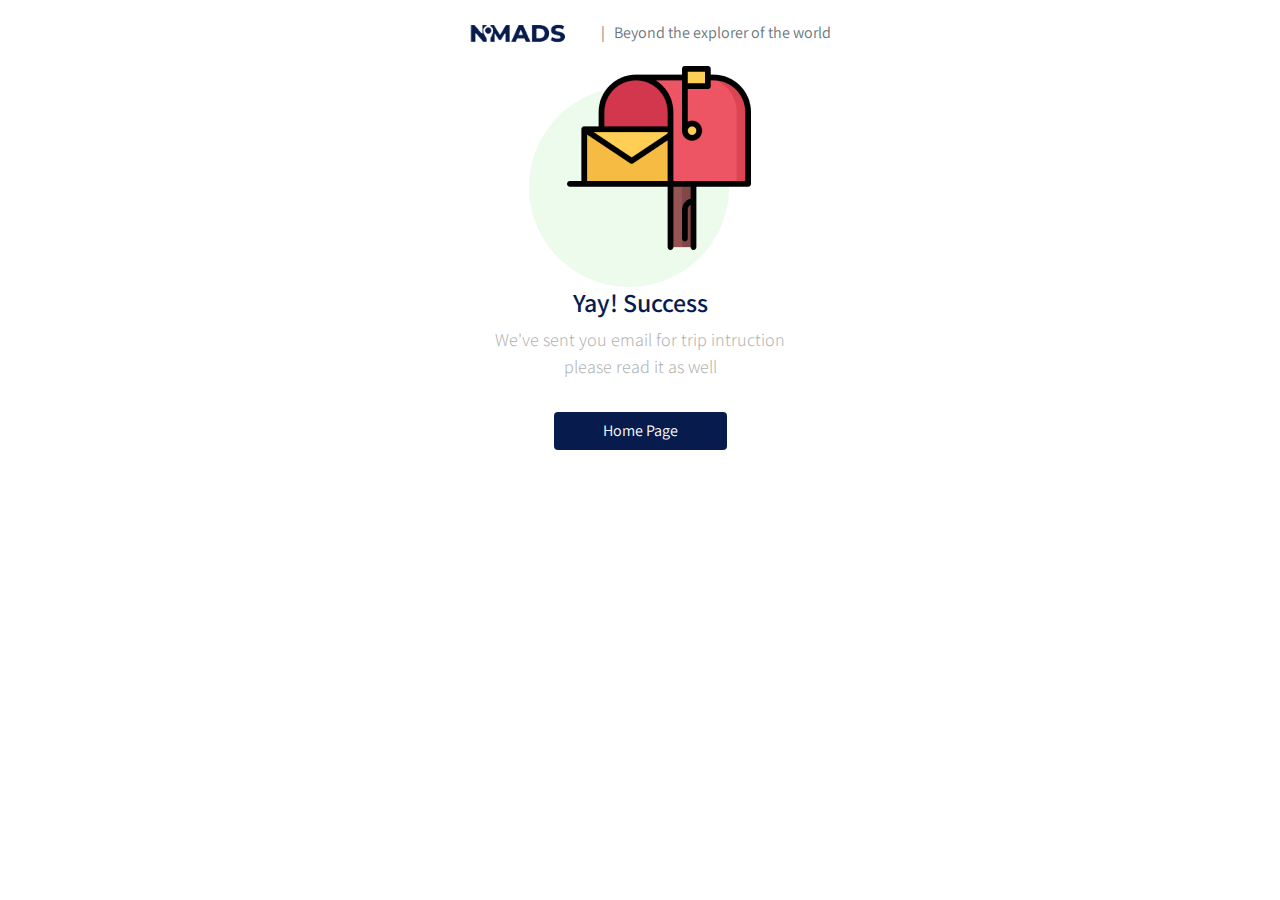
<file: success.html>
<!DOCTYPE html>
    <html lang="en">
    <head>
        <meta charset="UTF-8">
        <meta http-equiv="X-UA-Compatible" content="IE=edge">
        <meta name="viewport" content="width=device-width, initial-scale=1.0">
        <title>Checkout</title>

        <!--style-->
        <link rel="stylesheet" href="frontend/libraries/bootstrap/css/bootstrap.css">
        <link rel="stylesheet" href="frontend/libraries/xzoom/xzoom.css">
        <link rel="stylesheet" href="frontend/libraries/gijgo/css/gijgo.min.css">
        <link rel="stylesheet" href="frontend/styles/main.css">


        <!--fonts-->
        <link rel="preconnect" href="https://fonts.gstatic.com">
        <link href="https://fonts.googleapis.com/css2?family=Playfair+Display:ital,wght@0,400;0,500;0,600;0,700;0,800;0,900;1,400;1,500;1,600;1,700;1,800;1,900&display=swap" rel="stylesheet">
        <link href="https://fonts.googleapis.com/css2?family=Assistant:wght@200;300;400;500;600;700;800&family=Playfair+Display:ital,wght@0,400;0,500;0,600;0,700;0,800;0,900;1,400;1,500;1,600;1,700;1,800;1,900&display=swap" rel="stylesheet">

    </head>

    <body>
            <!--navbar-->
            <div class="container">
                <nav class="row navbar navbar-expand-lg navbar-light bg-white">

                    <div class="navbar-nav ml-auto mr-auto mr-sm-auto mr-lg-0 mr-md-auto">
                        <a href="index.html" class="navbar-brand">
                            <img src="frontend/images/logo.png" alt="">
                        </a>
                    </div> 
                    <ul class="navbar-nav mr-auto d-none d-lg-block">
                        <li>
                            <span class="text-muted">
                                | &nbsp Beyond the explorer of the world
                            </span>
                        </li>
                    </ul>                   
                </nav>
            </div>

            <main>
                <div class="section-success d-flex align-item-center">
                    <div class="col text-center">
                        <img src="frontend/images/icon/icon_sccess_checkout.png" alt="">
                        <h1>Yay! Success</h1>
                        <p>
                            We've sent you email for trip intruction<br>
                            please read it as well
                        </p>
                        <a href="index.html" class="btn btn-home-page mt-3 px-5">
                            Home Page
                        </a>
                    </div>
                </div>
            </main>


            
        <!--libraries js-->
        <script src="frontend/libraries/jquery/jquery-3.4.1.min.js"></script>
        <script src="frontend/libraries/bootstrap/js/bootstrap.js"></script>
        <script src="frontend/libraries/retina/retina.min.js"></script>
        <script src="frontend/libraries/xzoom/xzoom.min.js"></script>
        <script src="frontend/libraries/gijgo/js/gijgo.min.js"></script>
        <script>
            $(document).ready(function() {
                $('.xzoom, .xzoom-gallery').xzoom ({
                    zoomwidth: 500,
                    title: false,
                    tint: '#333',
                    Xoffset: 15
                });

                $('.datepicker').datepicker({
                    uiLibrary: 'bootstrap4',
                    icons: {
                        rightIcon: '<img src="frontend/images/icon/icon_date.png" />'
                    }
                })
            });
        </script>
    </body>

</html>
</file>
<file: frontend/styles/main.css>
body {
  background-color: fff;
  font-family: 'assistant', sans-serif;
  color: #071C4D;
}

/* NAVBAR */
.navbar-brand img {
  max-height: 40px;
}

.navbar-light .navbar-nav .nav-link {
  color: #171c4d;
}

.navbar-light .navbar-nav .nav-link.active {
  font-weight: bold;
  color: #071c4d !important;
}

.btn-navbar-right {
  margin-top: -10px !important;
  margin-bottom: -8px !important;
  margin-right: -18px !important;
  height: 70px;
  border-radius: 0px;
}

.btn-login {
  background-color: #071C4D;
  color: #fff;
}

.btn-login:hover {
  background-color: #1043ba;
  color: #fff;
}

/*HEADER*/
header {
  padding: 180px 250px 165px;
  margin-top: -70px;
  background-image: url("../images/bannerheader.jpg");
  background-size: cover;
}

header .container {
  margin-left: 0;
  margin-right: 0;
}

header .container h1, header .container p {
  color: #fff;
  text-align: center;
}

header .container h1 {
  font-family: 'Playfair Display', serif;
  font-weight: bold;
  font-size: 50px;
  padding-left: 0px !important;
}

header .container p {
  font-size: 22px;
}

header .btn-get-started {
  background-color: #FF7A00;
  -webkit-box-shadow: 5px 5px 8px 2px rgba(0, 0, 0, 0.25);
          box-shadow: 5px 5px 8px 2px rgba(0, 0, 0, 0.25);
  color: #fff;
}

header .btn-get-started:hover {
  background-color: #ff9946;
  -webkit-box-shadow: 5px 5px 8px 2px rgba(0, 0, 0, 0.25);
          box-shadow: 5px 5px 8px 2px rgba(0, 0, 0, 0.25);
  color: #fff;
}

/*statistics*/
.section-stats {
  margin-top: -50px;
}

.section-stats .stats-detail {
  padding-top: 15px;
  background-color: #fff;
  padding-left: 40px;
}

.section-stats h2 {
  font-size: 30px;
  margin-bottom: 0px;
}

.section-stats p {
  font-size: 20px;
  font-weight: lighter;
}

/*Wisata Populer*/
.section-popular {
  min-height: 540px;
  background-color: #071C4D;
  margin-top: -50px;
  margin-bottom: -230px;
}

.section-popular .section-popular-heading {
  margin-top: 119px;
}

.section-popular .section-popular-heading h2, .section-popular .section-popular-heading p {
  color: #fff;
}

.section-popular .section-popular-heading h2 {
  margin-top: 18px;
  font-family: 'playfair display', serif;
  font-weight: bold;
}

.section-popular .section-popular-heading p {
  font-size: 18px;
}

.section-popular-content .section-popular-travel .card-travel {
  min-height: 380px;
  background-color: #000;
  color: #fff;
  padding: 30px;
  background-size: cover;
  margin-bottom: 20px;
}

.section-popular-content .section-popular-travel .travel-country {
  font-size: 18px;
  color: #fff;
}

.section-popular-content .section-popular-travel .travel-location {
  font-size: 26px;
  color: #fff;
}

.section-popular-content .section-popular-travel .travel-button .btn-travel-details {
  background-color: #ff7a00;
  -webkit-box-shadow: 5px 5px 8px 2px rgba(0, 0, 0, 0.25);
          box-shadow: 5px 5px 8px 2px rgba(0, 0, 0, 0.25);
  color: #fff;
}

.section-popular-content .section-popular-travel .travel-button .btn-travel-details:hover {
  background-color: #ff9946;
  -webkit-box-shadow: 5px 5px 8px 2px rgba(0, 0, 0, 0.25);
          box-shadow: 5px 5px 8px 2px rgba(0, 0, 0, 0.25);
  color: #fff;
}

.section-networks {
  background-color: #fff;
  margin-top: -170px;
  padding-top: 240px;
  padding-bottom: 50px;
}

.section-networks h2 {
  font-family: 'playfair display', serif;
  font-weight: bold;
  padding-top: 40px;
}

.section-networks p {
  font-family: Assistant;
  font-size: 20px;
  font-style: normal;
  font-weight: 300;
  line-height: 25px;
  letter-spacing: 0em;
  text-align: left;
}

.section-networks img {
  padding-right: 150px;
}

.section-testimonial-heading {
  background: linear-gradient(185deg, #ffff 20%, #e6e4e4 100%);
  padding-top: 50px;
  min-height: 506px;
}

.section-testimonial-heading h2 {
  font-family: Playfair Display;
  font-size: 40px;
  font-style: normal;
  font-weight: 700;
  line-height: 67px;
  letter-spacing: 0em;
  text-align: center;
}

.section-testimonial-heading p {
  font-family: Assistant;
  font-size: 20px;
  font-style: normal;
  font-weight: 400;
  line-height: 25px;
  letter-spacing: 0em;
  text-align: center;
}

.section-testimonial-content {
  margin-top: -250px;
  padding-bottom: 50px;
}

.section-testimonial-content .card-testimonial {
  padding: 40px 20px 10px;
  border-radius: 11px;
  margin-bottom: 20px;
}

.section-testimonial-content .card-testimonial .testimonial-content {
  min-height: 380px;
}

.section-testimonial-content .card-testimonial h3 {
  font-size: 22px;
}

.section-testimonial-content .card-testimonial .testimonial {
  font-weight: 200;
  font-size: 22px;
  line-height: 26px;
  color: #071C4D;
}

.section-testimonial-content .card-testimonial .trip-to {
  font-weight: 100;
  font-size: 18px;
  color: #071C4D;
}

.section-testimonial-content .card-testimonial hr {
  margin-left: -20px;
  margin-right: -20px;
}

.section-testimonial-content .btn-get-started {
  background: #FF7A00;
  -webkit-box-shadow: 5px 5px 8px 2px rgba(0, 0, 0, 0.25);
          box-shadow: 5px 5px 8px 2px rgba(0, 0, 0, 0.25);
  border-radius: 5px;
  color: #fff;
  margin-left: 20px;
}

.section-testimonial-content .btn-get-started:hover {
  background: #ff9946;
  -webkit-box-shadow: 5px 5px 8px 2px rgba(0, 0, 0, 0.25);
          box-shadow: 5px 5px 8px 2px rgba(0, 0, 0, 0.25);
  border-radius: 5px;
  color: #fff;
  margin-left: 20px;
}

.section-testimonial-content .btn-need-help {
  background: #FFFFFF;
  border: 1px solid #989393;
  -webkit-box-sizing: border-box;
          box-sizing: border-box;
  -webkit-box-shadow: 5px 5px 8px 2px rgba(0, 0, 0, 0.25);
          box-shadow: 5px 5px 8px 2px rgba(0, 0, 0, 0.25);
  border-radius: 5px;
  margin-right: 20px;
}

.section-testimonial-content .btn-need-help:hover {
  background: #FFFFFF;
  border: 1px solid #243eff;
  -webkit-box-sizing: border-box;
          box-sizing: border-box;
  -webkit-box-shadow: 5px 5px 8px 2px rgba(0, 0, 0, 0.25);
          box-shadow: 5px 5px 8px 2px rgba(0, 0, 0, 0.25);
  border-radius: 5px;
  margin-right: 20px;
}

.section-footer {
  color: #071C4D;
}

.section-details-header {
  min-height: 310px;
  background: #e4e6eb;
  margin-top: -70px;
}

.section-details-content {
  margin-top: -210px;
  min-height: 100vh;
}

.section-details-content .breadcrumb {
  background: transparent;
  padding: 0;
  margin-bottom: 20px;
}

.section-details-content .breadcrumb-item.active {
  font-weight: bold;
  color: #071C4D;
}

.card-details {
  padding: 30px;
  border-radius: 11px;
}

.card-details .gj-datepicker .datepicker {
  border-right: 0;
}

.card-details .gj-datepicker .input-group-append .btn {
  padding-right: 30px;
}

.card-details .btn-add-now {
  background-color: #071c4d;
  color: #fff;
}

.card-details .btn-add-now:hover {
  background-color: #1b3b86;
  color: #fff;
}

.card-details h1 {
  font-size: 26px;
}

.card-details h2 {
  font-size: 20px;
}

.card-details h3 {
  font-size: 18px;
}

.card-details h4 {
  font-size: 16px;
  color: #b1b1b1;
}

.card-details p {
  font-size: 14px;
  color: #b1b1b1;
}

.card-details .pt-nomads {
  color: #071c4d;
  margin-bottom: -4px;
}

.card-details .nomads-rek {
  line-height: 15px;
  margin-bottom: -10px;
}

.card-details .atm {
  margin-top: 20px;
}

.diclaimer {
  font-weight: 300;
  font-size: 14px;
  color: #b1b1b1;
}

.features {
  margin-top: 20px;
}

.features h3 {
  font-size: 19px;
  color: #071C4D;
  margin-bottom: 0px;
}

.features p {
  margin-bottom: 0;
  margin-top: -9px;
}

.features .description {
  margin-left: 10px;
  overflow: hidden;
  float: left;
}

.features .features-image {
  width: 45px;
  width: 45px;
  float: left;
}

.gallery .xzoom-container {
  display: block;
}

.gallery .xzoom-container .xzoom {
  width: 100%;
  -webkit-box-shadow: none;
          box-shadow: none;
  margin-bottom: 10px;
}

.gallery .xzoom-container .xactive {
  border: 4px solid #46B900;
  -webkit-box-shadow: none;
          box-shadow: none;
}

.join-container {
  margin-top: -20px;
}

.btn-join-now {
  background-color: #FF7A00;
  color: #fff;
  border-radius: 5;
  margin-top: 20px !important;
  width: auto;
  margin: 0px;
}

.btn-join-now:hover {
  background-color: #ff9946;
  color: #fff;
}

.btn-cancel {
  background-color: #fff;
  color: #b1b1b1;
  border: 0px;
  margin-top: 20px !important;
  width: auto;
  margin: 0px;
}

.btn-cancel:hover {
  color: #6f6f6f;
}

th {
  font-weight: 200;
}

td {
  color: #b1b1b1;
}

.section-success {
  height: 90vh;
}

.section-success h1 {
  font-weight: 600;
  font-size: 26px;
  color: #071C4D;
}

.section-success p {
  font-weight: 300;
  font-size: 18px;
  color: #b1b1b1;
}

.section-success .btn-home-page {
  background-color: #071C4D;
  border-radius: 4px;
  color: #fff;
}

.section-success .btn-home-page:hover {
  background-color: #1043ba;
  color: #fff;
}
/*# sourceMappingURL=main.css.map */
</file>
<file: frontend/libraries/xzoom/xzoom.css>
/* Compatibility styles for frameworks like bootstrap, foundation e.t.c */
.xzoom-source img, .xzoom-preview img, .xzoom-lens img {
  display: block;
  max-width: none;
  max-height: none;
  -webkit-transition: none;
  -moz-transition: none;
  -o-transition: none;
  transition: none;
}
/* --------------- */

/* xZoom Styles below */
.xzoom-container { 
  display: inline-block;
}

.xzoom-thumbs {
  text-align: center;
  margin-bottom: 10px;
}

.xzoom { 
  -webkit-box-shadow: 0px 0px 5px 0px rgba(0,0,0,0.5);
  -moz-box-shadow: 0px 0px 5px 0px rgba(0,0,0,0.5);
  box-shadow: 0px 0px 5px 0px rgba(0,0,0,0.5);  
}
.xzoom2, .xzoom3, .xzoom4, .xzoom5 {
  -webkit-box-shadow: 0px 0px 5px 0px rgba(0,0,0,0.5);
  -moz-box-shadow: 0px 0px 5px 0px rgba(0,0,0,0.5);
  box-shadow: 0px 0px 5px 0px rgba(0,0,0,0.5);
}

/* Thumbs */
.xzoom-gallery, .xzoom-gallery2, .xzoom-gallery3, .xzoom-gallery4, .xzoom-gallery5 {
  border: 1px solid #cecece;
  margin-left: 5px;
  margin-bottom: 10px;
}

.xzoom-source, .xzoom-hidden {
  display: block;
  position: static;
  float: none;
  clear: both;
}

/* Everything out of border is hidden */
.xzoom-hidden {
  overflow: hidden;
}

/* Preview */
.xzoom-preview {
  border: 1px solid #888;
  background: #2f4f4f;
  box-shadow: -0px -0px 10px rgba(0,0,0,0.50);
}

/* Lens */
.xzoom-lens {
  border: 1px solid #555;
  box-shadow: -0px -0px 10px rgba(0,0,0,0.50);
  cursor: crosshair;
}

/* Loading */
.xzoom-loading {
  background-position: center center;
  background-repeat: no-repeat;
  border-radius: 100%;
  opacity: .7;
  background: url(../example/images/xloading.gif);
  width: 48px;
  height: 48px;
}

/* Additional class that applied to thumb when it is active */
.xactive {
  -webkit-box-shadow: 0px 0px 3px 0px rgba(74,169,210,1);
  -moz-box-shadow: 0px 0px 3px 0px rgba(74,169,210,1);
  box-shadow: 0px 0px 3px 0px rgba(74,169,210,1); 
  border: 1px solid #4aaad2;
}

/* Caption */
.xzoom-caption {
  position: absolute;
  bottom: -43px;
  left: 0;
  background: #000;
  width: 100%;
  text-align: left;
}

.xzoom-caption span {
  color: #fff;
  font-family: Arial, sans-serif;
  display: block;
  font-size: 0.75em;
  font-weight: bold;
  padding: 10px;
}
</file>
<file: frontend/libraries/gijgo/css/gijgo.min.css>
.gj-button-md,.gj-text-align-center{text-align:center}.gj-button-md,.gj-modal{overflow:hidden;outline:0}.gj-button-md,.gj-button-md-group{position:relative;vertical-align:middle}.gj-button,.gj-button-md,.gj-cursor-pointer{cursor:pointer}.gj-button{background-color:#f5f5f5;border:1px solid #ddd;color:#000;border-radius:3px;padding:6px 10px}.gj-unselectable{-webkit-touch-callout:none;-webkit-user-select:none;-khtml-user-select:none;-moz-user-select:none;-ms-user-select:none;user-select:none}.gj-row{display:-webkit-box;display:-ms-flexbox;display:flex;-ms-flex-wrap:wrap;flex-wrap:wrap}.gj-margin-left-5{margin-left:5px}.gj-margin-left-10{margin-left:10px}.gj-width-full{width:100%}.gj-font-size-16{font-size:16px}.gj-hidden{display:none}.gj-button-md{background:0 0;border:none;border-radius:2px;color:rgba(0,0,0,.87);height:36px;margin:0;min-width:64px;padding:0 16px;display:inline-block;font-family:Roboto,Helvetica,Arial,sans-serif;font-size:1rem;font-weight:500;text-transform:uppercase;letter-spacing:0;will-change:box-shadow;transition:box-shadow .2s cubic-bezier(.4,0,1,1),background-color .2s cubic-bezier(.4,0,.2,1),color .2s cubic-bezier(.4,0,.2,1);text-decoration:none;line-height:36px;-webkit-user-select:none;-moz-user-select:none;-ms-user-select:none;user-select:none}.gj-button-md:hover{background-color:rgba(158,158,158,.2)}.gj-button-md:disabled{color:rgba(0,0,0,.26);background:0 0}.gj-button-md .gj-icon,.gj-button-md .material-icons{vertical-align:middle}.gj-button-md.gj-button-md-icon{width:24px;height:31px;min-width:24px;padding:0;display:table}ul.gj-list-bootstrap li [data-role=image],ul.gj-list-md li [data-role=checkbox],ul.gj-list-md li [data-role=image]{height:24px;width:24px}.gj-button-md.gj-button-md-icon .gj-icon,.gj-button-md.gj-button-md-icon .material-icons{display:table-cell;margin-right:0;width:24px;height:24px}.gj-button-md.active{background-color:rgba(158,158,158,.4)}.gj-button-md-group{display:inline-block}.gj-textbox-md{border:none;border-bottom:1px solid rgba(0,0,0,.42);display:block;font-family:Helvetica,Arial,sans-serif;font-size:16px;line-height:16px;padding:4px 0;margin:0;width:100%;background:0 0;text-align:left;color:rgba(0,0,0,.87)}.gj-textbox-md:active,.gj-textbox-md:focus{border-bottom:2px solid rgba(0,0,0,.42);outline:0}.gj-textbox-md::placeholder{color:#8e8e8e}.gj-textbox-md:-ms-input-placeholder{color:#8e8e8e}.gj-textbox-md::-ms-input-placeholder{color:#8e8e8e}.gj-md-spacer-24{min-width:24px;width:24px;display:inline-block}.gj-md-spacer-32{min-width:32px;width:32px;display:inline-block}.gj-modal{position:fixed;top:0;right:0;bottom:0;left:0;z-index:1203;display:none;-webkit-overflow-scrolling:touch;background-color:rgba(0,0,0,.54118);transition:.2s ease opacity;will-change:opacity}ul.gj-list li [data-role=wrapper]{display:table;width:100%}ul.gj-list li [data-role=checkbox],ul.gj-list li [data-role=image]{display:table-cell;vertical-align:middle;text-align:center}ul.gj-list li [data-role=display]{display:table-cell;vertical-align:middle;cursor:pointer}ul.gj-list li [data-role=display]:empty:before{content:"\200b"}ul.gj-list-bootstrap{padding-left:0;margin-bottom:0}ul.gj-list-bootstrap li{padding:0}ul.gj-list-bootstrap li [data-role=wrapper]{padding:0 10px}ul.gj-list-bootstrap li [data-role=checkbox]{width:24px;padding:3px}ul.gj-list-bootstrap li [data-role=display]{padding:8px 0 8px 4px}.list-group-item.active ul li,.list-group-item.active:focus ul li,.list-group-item.active:hover ul li{text-shadow:none;color:initial}ul.gj-list-md{padding:0;list-style:none;line-height:24px;letter-spacing:0;color:#616161}.gj-picker-md,ul.gj-list-md li{font-family:Roboto,Helvetica,Arial,sans-serif;font-size:16px;font-weight:400;letter-spacing:.04em;line-height:1}ul.gj-list-md li{display:list-item;list-style-type:none;padding:0;min-height:unset;box-sizing:border-box;align-items:center;cursor:default;overflow:hidden;-webkit-flex-direction:row;-ms-flex-direction:row;flex-direction:row;-webkit-flex-wrap:nowrap;-ms-flex-wrap:nowrap;flex-wrap:nowrap}ul.gj-list-md li [data-role=display]{padding:8px 0 8px 5px;order:0;flex-grow:2;text-decoration:none;box-sizing:border-box;align-items:center;text-align:left;color:rgba(0,0,0,.87)}ul.gj-list-md li.disabled>[data-role=wrapper]>[data-role=display]{color:#9E9E9E}.gj-list-md-active{background:#e0e0e0;color:#3f51b5}.gj-picker{position:absolute;z-index:1203;background-color:#fff}.gj-picker .selected{color:#fff}.gj-picker-md{color:rgba(0,0,0,.87);border:1px solid #E0E0E0}.gj-modal .gj-picker-md{border:0}.gj-picker-md [role=header]{color:rgba(255,255,255,.54);display:flex;background:#2196f3;align-items:baseline;user-select:none;justify-content:center}.gj-picker-md [role=footer]{float:right;padding:10px}.gj-picker-md [role=footer] button.gj-button-md{color:#2196f3;font-weight:700;font-size:13px}.gj-picker-bootstrap{border:1px solid #E0E0E0}.gj-picker-bootstrap .selected{color:#888}.gj-picker-bootstrap [role=header]{background:#eee;color:#AAA}@font-face{font-family:gijgo-material;src:url(../fonts/gijgo-material.eot?235541);src:url(../fonts/gijgo-material.eot?235541#iefix) format('embedded-opentype'),url(../fonts/gijgo-material.ttf?235541) format('truetype'),url(../fonts/gijgo-material.woff?235541) format('woff'),url(../fonts/gijgo-material.svg?235541#gijgo-material) format('svg');font-weight:400;font-style:normal}.gj-icon{font-family:gijgo-material!important;font-size:24px;speak:none;font-style:normal;font-weight:400;font-variant:normal;text-transform:none;line-height:1;letter-spacing:0;-webkit-font-feature-settings:"liga";-moz-font-feature-settings:"liga=1";-moz-font-feature-settings:"liga";-ms-font-feature-settings:"liga" 1;font-feature-settings:"liga";-webkit-font-variant-ligatures:discretionary-ligatures;font-variant-ligatures:discretionary-ligatures;-webkit-font-smoothing:antialiased;-moz-osx-font-smoothing:grayscale}.gj-icon.undo:before{content:"\e900"}.gj-icon.vertical-align-top:before{content:"\e901"}.gj-icon.vertical-align-center:before{content:"\e902"}.gj-icon.vertical-align-bottom:before{content:"\e903"}.gj-icon.arrow-dropup:before{content:"\e904"}.gj-icon.clock:before{content:"\e905"}.gj-icon.refresh:before{content:"\e906"}.gj-icon.last-page:before{content:"\e907"}.gj-icon.first-page:before{content:"\e908"}.gj-icon.cancel:before{content:"\e909"}.gj-icon.clear:before{content:"\e90a"}.gj-icon.check-circle:before{content:"\e90b"}.gj-icon.delete:before{content:"\e90c"}.gj-icon.arrow-upward:before{content:"\e90d"}.gj-icon.arrow-forward:before{content:"\e90e"}.gj-icon.arrow-downward:before{content:"\e90f"}.gj-icon.arrow-back:before{content:"\e910"}.gj-icon.list-numbered:before{content:"\e911"}.gj-icon.list-bulleted:before{content:"\e912"}.gj-icon.indent-increase:before{content:"\e913"}.gj-icon.indent-decrease:before{content:"\e914"}.gj-icon.redo:before{content:"\e915"}.gj-icon.align-right:before{content:"\e916"}.gj-icon.align-left:before{content:"\e917"}.gj-icon.align-justify:before{content:"\e918"}.gj-icon.align-center:before{content:"\e919"}.gj-icon.strikethrough:before{content:"\e91a"}.gj-icon.italic:before{content:"\e91b"}.gj-icon.underlined:before{content:"\e91c"}.gj-icon.bold:before{content:"\e91d"}.gj-icon.arrow-dropdown:before{content:"\e91e"}.gj-icon.done:before{content:"\e91f"}.gj-icon.pencil:before{content:"\e920"}.gj-icon.minus:before{content:"\e921"}.gj-icon.plus:before{content:"\e922"}.gj-icon.chevron-up:before{content:"\e923"}.gj-icon.chevron-right:before{content:"\e924"}.gj-icon.chevron-down:before{content:"\e925"}.gj-icon.chevron-left:before{content:"\e926"}.gj-icon.event:before{content:"\e927"}.gj-draggable{cursor:move}.gj-resizable-handle{position:absolute;font-size:.1px;display:block;-ms-touch-action:none;touch-action:none;z-index:1203}.gj-dialog-bootstrap [data-role=title],.gj-dialog-bootstrap4 [data-role=title]{display:inline}.gj-dialog-bootstrap,.gj-dialog-bootstrap4,.gj-dialog-md{z-index:1202;overflow:hidden}.gj-resizable-n{cursor:n-resize;height:7px;width:100%;top:-5px;left:0}.gj-resizable-e{cursor:e-resize;width:7px;right:-5px;top:0;height:100%}.gj-resizable-s{cursor:s-resize;height:7px;width:100%;bottom:-5px;left:0}.gj-resizable-w{cursor:w-resize;width:7px;left:-5px;top:0;height:100%}.gj-resizable-se{cursor:se-resize;width:12px;height:12px;right:1px;bottom:1px}.gj-resizable-sw{cursor:sw-resize;width:9px;height:9px;left:-5px;bottom:-5px}.gj-resizable-nw{cursor:nw-resize;width:9px;height:9px;left:-5px;top:-5px}.gj-resizable-ne{cursor:ne-resize;width:9px;height:9px;right:-5px;top:-5px}.gj-dialog-footer{position:absolute;bottom:0;width:100%;margin-top:0}.gj-dialog-scrollable [data-role=body]{overflow-x:hidden;overflow-y:scroll}.gj-dialog-bootstrap [data-role=close]{line-height:1.42857143}.gj-dialog-bootstrap4 [data-role=close]{line-height:1.5}.gj-dialog-md{background-color:#FFF;border:none;box-shadow:0 11px 15px -7px rgba(0,0,0,.2),0 24px 38px 3px rgba(0,0,0,.14),0 9px 46px 8px rgba(0,0,0,.12);box-sizing:border-box;position:relative;display:-webkit-box;display:-webkit-flex;display:-ms-flexbox;display:flex;-webkit-box-orient:vertical;-webkit-box-direction:normal;-webkit-flex-direction:column;-ms-flex-direction:column;flex-direction:column;-webkit-background-clip:padding-box;background-clip:padding-box;outline:0}.gj-dialog-md-header{padding:24px 24px 0;font-family:Roboto,Helvetica,Arial,sans-serif}.gj-dialog-md-title{margin:0;font-weight:400;display:inline;line-height:28px;font-size:20px}.gj-dialog-md-close{-webkit-appearance:none;padding:0;cursor:pointer;background:0 0;border:0;float:right;line-height:28px;font-size:28px}.gj-dialog-md-body{padding:20px 24px 24px;color:rgba(0,0,0,.54);font-family:Helvetica,Arial,sans-serif;font-size:14px;font-weight:400;line-height:20px}.gj-dialog-md-footer{padding:8px 8px 8px 24px;display:-webkit-flex;display:-ms-flexbox;display:flex;-webkit-flex-direction:row-reverse;-ms-flex-direction:row-reverse;flex-direction:row-reverse;-webkit-flex-wrap:wrap;-ms-flex-wrap:wrap;flex-wrap:wrap;box-sizing:border-box}.gj-dialog-md-footer>:first-child{margin-right:0}.gj-dialog-md-footer>*{margin-right:8px;height:36px}DIV.gj-grid-wrapper{margin:auto;position:relative;clear:both;z-index:1}TABLE.gj-grid{margin:auto;border-collapse:collapse;width:100%;table-layout:fixed}TABLE.gj-grid THEAD TH [data-role=selectAll]{margin:auto}table.gj-grid-bootstrap thead th [data-role=sorticon],table.gj-grid-md thead th [data-role=sorticon]{margin-left:5px}TABLE.gj-grid THEAD TH [data-role=title],TABLE.gj-grid THEAD TH [data-role=sorticon]{display:inline-block}TABLE.gj-grid THEAD TH{overflow:hidden;text-overflow:ellipsis}TABLE.gj-grid.autogrow-header-row THEAD TH{overflow:auto;text-overflow:initial;white-space:pre-wrap;-ms-word-break:break-word;word-break:break-word}TABLE.gj-grid>tbody>tr>td{overflow:hidden;position:relative}table.gj-grid tbody div[data-role=display]{vertical-align:middle;text-indent:0;white-space:pre-wrap;-ms-word-break:break-word;word-break:break-word}table.gj-grid.fixed-body-rows tbody div[data-role=display]{overflow:hidden;text-overflow:ellipsis;white-space:nowrap;-ms-word-break:initial;word-break:initial}table.gj-grid tfoot DIV[data-role=display]{vertical-align:middle;text-indent:0;display:flex}TABLE.gj-grid .fa{padding:2px}TABLE.gj-grid>tbody>tr>td>div{padding:2px;overflow:hidden}DIV.gj-grid-wrapper DIV.gj-grid-loading-cover{background:#BBB;opacity:.5;position:absolute;vertical-align:middle}DIV.gj-grid-wrapper DIV.gj-grid-loading-text{position:absolute;font-weight:700}table.gj-grid-bootstrap thead th{background-color:#f5f5f5;vertical-align:middle}table.gj-grid-bootstrap thead th [data-role=sorticon] i.gj-icon,table.gj-grid-bootstrap thead th [data-role=sorticon] i.material-icons{position:absolute;font-size:20px;top:15px}table.gj-grid-bootstrap tbody tr td div[data-role=display]{padding:0}.gj-grid-bootstrap-4 .gj-checkbox-bootstrap{display:inline-block;padding-top:2px}.gj-grid-bootstrap-4 tbody tr.active{background-color:rgba(0,0,0,.075)}.gj-grid-md{position:relative;border:1px solid #e0e0e0;border-collapse:collapse;white-space:nowrap;font-size:13px;font-family:Roboto,Helvetica,Arial,sans-serif;background-color:#fff}.gj-grid-md td:first-of-type,.gj-grid-md th:first-of-type{padding-left:24px}.gj-grid-md td,.gj-grid-md th{padding:12px 18px;position:relative;box-sizing:border-box}.gj-grid-md th{vertical-align:bottom;font-weight:700;line-height:31px;letter-spacing:0;height:56px;font-size:12px;color:rgba(0,0,0,.54);text-align:right}.gj-grid-md td{height:48px;border-top:1px solid #e0e0e0;border-bottom:1px solid #e0e0e0;text-align:left;color:rgba(0,0,0,.87)}.gj-grid-bootstrap tbody tr.gj-grid-top-border td,.gj-grid-md tbody tr.gj-grid-top-border td{border-top:2px solid #777}.gj-grid-bootstrap tbody tr.gj-grid-bottom-border td,.gj-grid-md tbody tr.gj-grid-bottom-border td{border-bottom:2px solid #777}.gj-grid-md tbody tr{position:relative;height:48px;transition-duration:.28s;transition-timing-function:cubic-bezier(.4,0,.2,1);transition-property:background-color}.gj-grid-md tbody tr:hover{background-color:#EEE}.gj-grid-md tbody tr.gj-grid-md-select{background-color:#F5F5F5}table.gj-grid-md thead th [data-role=sorticon] i.gj-icon,table.gj-grid-md thead th [data-role=sorticon] i.material-icons{position:absolute;font-size:16px;top:19px}table.gj-grid-md thead th.gj-grid-select-all{padding-bottom:3px}@media only all{td.display-1120,td.display-320,td.display-480,td.display-640,td.display-800,td.display-960,th.display-1120,th.display-320,th.display-480,th.display-640,th.display-800,th.display-960{display:none}}@media screen and (min-width:20em){TABLE.gj-grid-bootstrap td.display-320,TABLE.gj-grid-bootstrap th.display-320{display:table-cell}}@media screen and (min-width:30em){TABLE.gj-grid-bootstrap td.display-480,TABLE.gj-grid-bootstrap th.display-480{display:table-cell}}@media screen and (min-width:40em){TABLE.gj-grid-bootstrap td.display-640,TABLE.gj-grid-bootstrap th.display-640{display:table-cell}}@media screen and (min-width:50em){TABLE.gj-grid-bootstrap td.display-800,TABLE.gj-grid-bootstrap th.display-800{display:table-cell}}@media screen and (min-width:60em){TABLE.gj-grid-bootstrap td.display-960,TABLE.gj-grid-bootstrap th.display-960{display:table-cell}}@media screen and (min-width:70em){TABLE.gj-grid-bootstrap td.display-1120,TABLE.gj-grid-bootstrap th.display-1120{display:table-cell}}.gj-grid-md tfoot tr th{padding-right:14px}.gj-grid-md tfoot tr[data-role=pager] .gj-grid-mdl-pager-label{padding-left:5px;padding-right:5px}.gj-grid-md tfoot tr[data-role=pager] .gj-dropdown-md{margin-left:12px}.gj-grid-md tfoot tr[data-role=pager] .gj-dropdown-md [role=presenter]{font-size:12px;font-weight:700;color:rgba(0,0,0,.54)}.gj-grid-md tfoot tr[data-role=pager] .gj-dropdown-md [role=presenter] [role=display]{text-align:right}.gj-grid-md tfoot tr[data-role=pager] .gj-grid-md-limit-select{margin-left:10px;font-size:12px;font-weight:700;color:rgba(0,0,0,.54)}.gj-grid-bootstrap tfoot tr[data-role=pager] th{line-height:30px;background-color:#f5f5f5}.gj-grid-bootstrap tfoot tr[data-role=pager] th>div>button,.gj-grid-bootstrap tfoot tr[data-role=pager] th>div>div{margin-right:5px}.gj-grid-bootstrap-4 tfoot tr[data-role=pager] th>div button{height:34px}.gj-grid-bootstrap-4 tfoot tr[data-role=pager] th div .gj-dropdown-bootstrap-4 .gj-dropdown-expander-mi .gj-icon{top:5px}.gj-grid-bootstrap-3 tfoot tr[data-role=pager] th>div>input{margin-right:5px;width:40px;text-align:right;display:inline-block;font-weight:700}.gj-grid-bootstrap-4 tfoot tr[data-role=pager] th>div>div.input-group{width:40px}.gj-grid-bootstrap-4 tfoot tr[data-role=pager] th>div>div.input-group input{text-align:right;font-weight:700;height:34px;padding-top:2px;padding-bottom:6px}.gj-grid-bootstrap tfoot tr[data-role=pager] th>div>select{display:inline-block;margin-right:5px;width:60px}.gj-grid-bootstrap tfoot tr[data-role=pager] th .gj-dropdown-bootstrap .gj-list-bootstrap [data-role=display]{line-height:14px}.gj-grid-bootstrap tfoot tr[data-role=pager] th .gj-dropdown-bootstrap [role=presenter] [role=display]{font-weight:700}.gj-grid-bootstrap tfoot tr[data-role=pager] th .gj-dropdown-bootstrap-3 [role=presenter]{padding:2px 8px}.gj-grid-bootstrap tfoot tr[data-role=pager] th .gj-dropdown-bootstrap-4 [role=presenter]{padding:1px 8px}.gj-grid thead tr th div.gj-grid-column-resizer-wrapper{position:relative;width:100%;height:0;top:0;left:0;padding:0}span.gj-grid-column-resizer{position:absolute;right:0;width:10px;top:-100px;height:300px;z-index:1203;cursor:e-resize}.gj-grid-resize-cursor{cursor:e-resize}.gj-grid-md tbody tr td.gj-grid-left-border,.gj-grid-md thead tr th.gj-grid-left-border{border-left:3px solid #777}.gj-grid-md tbody tr td.gj-grid-right-border,.gj-grid-md thead tr th.gj-grid-right-border{border-right:3px solid #777}.gj-grid-bootstrap tbody tr td.gj-grid-left-border,.gj-grid-bootstrap thead tr th.gj-grid-left-border{border-left:5px solid #ddd}.gj-grid-bootstrap tbody tr td.gj-grid-right-border,.gj-grid-bootstrap thead tr th.gj-grid-right-border{border-right:5px solid #ddd}.gj-dirty{position:absolute;top:0;left:0;border-style:solid;border-width:3px;border-color:red transparent transparent red;padding:0;overflow:hidden;vertical-align:top}.gj-grid-md tbody tr td.gj-grid-management-column{padding:3px}.gj-grid-md tbody tr td[data-mode=edit]{padding:0 18px}.gj-grid-bootstrap tbody tr td[data-mode=edit],.gj-grid-bootstrap tbody tr td[data-mode=edit] [data-role=edit],.gj-grid-md tbody .gj-dropdown-md [role=presenter] [role=display]{padding:0}.gj-grid-bootstrap-3 tbody tr td.gj-grid-management-column{padding:3px}.gj-grid-bootstrap-3 tbody tr td[data-mode=edit]{height:38px}.gj-grid-bootstrap-3 tbody tr td[data-mode=edit] [data-role=edit] input[type=text]{height:37px;padding:8px}.gj-grid-bootstrap-3 tbody tr td[data-mode=edit] .gj-dropdown-bootstrap [role=presenter]{border:0;border-radius:0;height:37px;padding-left:8px}.gj-grid-bootstrap-3 tbody tr td[data-mode=edit] .gj-datepicker-bootstrap{height:37px}.gj-grid-bootstrap-3 tbody tr td[data-mode=edit] .gj-datepicker-bootstrap [role=input]{height:37px;border:0;border-radius:0}.gj-grid-bootstrap-3 tbody tr td[data-mode=edit] .gj-datepicker-bootstrap [role=right-icon]{border:0;border-radius:0}.gj-grid-bootstrap-3 tbody tr td[data-mode=edit] .gj-checkbox-bootstrap{display:inline-block;padding-top:10px;height:32px}.gj-grid-bootstrap-4 tbody tr td.gj-grid-management-column{padding:6px}.gj-grid-bootstrap-4 tbody tr td[data-mode=edit] [data-role=edit] input[type=text]{height:48px;padding-left:12px}.gj-grid-bootstrap-4 tbody tr td[data-mode=edit] .gj-dropdown-bootstrap [role=presenter]{border:0;border-radius:0;height:48px;padding-left:12px;font-family:-apple-system,system-ui,BlinkMacSystemFont,"Segoe UI",Roboto,"Helvetica Neue",Arial,sans-serif}.gj-grid-bootstrap-4 tbody tr td[data-mode=edit] .gj-dropdown-bootstrap-4 [role=expander].gj-dropdown-expander-mi .gj-icon,.gj-grid-bootstrap-4 tbody tr td[data-mode=edit] .gj-dropdown-bootstrap-4 [role=expander].gj-dropdown-expander-mi .material-icons{top:13px}.gj-grid-bootstrap-4 tbody tr td[data-mode=edit] .gj-datepicker-bootstrap{height:48px}.gj-grid-bootstrap-4 tbody tr td[data-mode=edit] .gj-datepicker-bootstrap [role=input]{height:48px;border:0;border-radius:0}.gj-grid-bootstrap-4 tbody tr td[data-mode=edit] .gj-datepicker-bootstrap [role=right-icon]{background-color:#fff}.gj-grid-bootstrap-4 tbody tr td[data-mode=edit] .gj-datepicker-bootstrap [role=right-icon] button{border:0;border-radius:0;width:43px;position:relative}.gj-grid-bootstrap-4 tbody tr td[data-mode=edit] .gj-datepicker-bootstrap [role=right-icon] .gj-icon,.gj-grid-bootstrap-4 tbody tr td[data-mode=edit] .gj-datepicker-bootstrap [role=right-icon] .material-icons{top:13px;left:10px;font-size:24px}.gj-grid-bootstrap-4 tbody tr td[data-mode=edit] .gj-checkbox-bootstrap{display:inline-block;padding-top:15px;height:42px}.gj-grid-md thead tr[data-role=filter] th{border-top:1px solid #e0e0e0}div.gj-grid-wrapper div.gj-grid-bootstrap-toolbar{background-color:#f5f5f5;padding:8px;font-weight:700;border:1px solid #ddd}div.gj-grid-wrapper div.gj-grid-bootstrap-4-toolbar{background-color:#f5f5f5;padding:12px;font-weight:700;border:1px solid #ddd}div.gj-grid-wrapper div.gj-grid-md-toolbar{font-weight:700;font-size:24px;font-family:Helvetica,Arial,sans-serif;background-color:#fff;border-top:1px solid #e0e0e0;border-left:1px solid #e0e0e0;border-right:1px solid #e0e0e0;border-bottom:0;border-collapse:collapse;padding:0 18px;line-height:56px}.gj-checkbox-bootstrap,.gj-checkbox-md{min-width:0;font-weight:400;text-align:center;position:relative}table.gj-grid-scrollable tbody{overflow-y:auto;overflow-x:hidden;display:block}table.gj-grid-md.gj-grid-scrollable{border-bottom:0}table.gj-grid-md.gj-grid-scrollable tbody{border-right:1px solid #e0e0e0;border-bottom:1px solid #e0e0e0}table.gj-grid-md.gj-grid-scrollable tfoot{border-bottom:1px solid #e0e0e0}table.gj-grid-bootstrap.gj-grid-scrollable{border-bottom:0}table.gj-grid-bootstrap.gj-grid-scrollable tbody{border-right:1px solid #ddd;border-bottom:1px solid #ddd}table.gj-grid-bootstrap.gj-grid-scrollable tbody tr[data-role=row]:first-child td{border-top:0}table.gj-grid-bootstrap.gj-grid-scrollable tbody tr[data-role=row] td:first-child{border-left:0}table.gj-grid-bootstrap.gj-grid-scrollable tbody tr[data-role=row] td:last-child{border-right:0}table.gj-grid-bootstrap.gj-grid-scrollable tfoot{border-bottom:1px solid #ddd}ul.gj-list li [data-role=spacer]{display:table-cell}ul.gj-list li [data-role=expander]{display:table-cell;vertical-align:middle;text-align:center;cursor:pointer}[data-type=tree] ul li [data-role=expander].gj-tree-font-awesome-expander,[data-type=tree] ul li [data-role=expander].gj-tree-glyphicons-expander,[data-type=tree] ul li [data-role=expander].gj-tree-material-icons-expander{width:24px}[data-type=tree] ul li [data-role=expander].gj-tree-glyphicons-expander .glyphicon{top:4px;height:24px}.gj-tree-bootstrap-3 ul.gj-list-bootstrap li{border:0;border-radius:0;color:#333}.gj-tree-bootstrap-3 ul.gj-list-bootstrap li.active{color:#fff}.gj-tree-bootstrap-3 ul.gj-list-bootstrap li.disabled{color:#777;background-color:#eee}.gj-tree-bootstrap-4 ul.gj-list-bootstrap li{border:0;border-radius:0;color:#212529}.gj-tree-bootstrap-4 ul.gj-list-bootstrap li.active{color:#fff}.gj-tree-bootstrap-4 ul.gj-list-bootstrap li.disabled{color:#868e96}.gj-tree-bootstrap-4 ul.gj-list-bootstrap li ul.gj-list-bootstrap{width:100%}.gj-tree-bootstrap-border ul.gj-list-bootstrap li{border:1px solid #ddd}.gj-tree-bootstrap-border ul.gj-list-bootstrap li ul.gj-list-bootstrap li{border-left:0;border-right:0}.gj-tree-bootstrap-border ul.gj-list-bootstrap li:first-child{border-top-left-radius:4px;border-top-right-radius:4px}.gj-tree-bootstrap-border ul.gj-list-bootstrap li:last-child{border-bottom-left-radius:4px;border-bottom-right-radius:4px}.gj-tree-bootstrap-border ul.gj-list-bootstrap li ul.gj-list-bootstrap li:first-child{border-top-left-radius:0;border-top-right-radius:0}.gj-tree-bootstrap-border ul.gj-list-bootstrap li ul.gj-list-bootstrap li:last-child{border-bottom:0;border-bottom-left-radius:0;border-bottom-right-radius:0}ul.gj-list-bootstrap li [data-role=expander].gj-tree-material-icons-expander{padding-top:8px;padding-bottom:4px}.gj-tree-drag-el,.gj-tree-drag-el li{padding:0;margin:0}ul.gj-list-bootstrap li [data-role=expander].gj-tree-material-icons-expander .gj-icon{width:24px;height:24px}ul.gj-list-md li.disabled>[data-role=wrapper]>[data-role=expander]{color:#9E9E9E}.gj-tree-md-border ul.gj-list-md li{border:1px solid #616161;margin-bottom:-1px}.gj-tree-md-border ul.gj-list-md li ul.gj-list-md li{border-left:0;border-right:0}.gj-tree-md-border ul.gj-list-md li ul.gj-list-md li:last-child{border-bottom:0}.gj-tree-drop-above{border-top:1px solid #000}.gj-tree-bootstrap-3 ul.gj-list-bootstrap li [data-role=wrapper].drop-above,.gj-tree-bootstrap-4 ul.gj-list-bootstrap li [data-role=wrapper].drop-above{border-top:2px solid #000}.gj-tree-drop-below{border-bottom:1px solid #000}.gj-tree-bootstrap-3 ul.gj-list-bootstrap li [data-role=wrapper].drop-below,.gj-tree-bootstrap-4 ul.gj-list-bootstrap li [data-role=wrapper].drop-below{border-bottom:2px solid #000}.gj-tree-drag-el{z-index:1203}.gj-tree-drag-el [data-role=wrapper]{cursor:move;display:table}.gj-tree-drag-el [data-role=indicator]{width:14px;padding:0 3px;display:table-cell;vertical-align:middle;text-align:center}.gj-tree-bootstrap-drag-el li.list-group-item{border:0;background:unset}.gj-tree-bootstrap-drag-el [data-role=indicator],.gj-tree-md-drag-el [data-role=indicator]{width:24px;height:24px;padding:0}.gj-checkbox-bootstrap{font-size:0;margin:0;width:18px;height:18px;display:inline}.gj-checkbox-bootstrap input[type=checkbox]{display:none;margin-bottom:-12px}.gj-checkbox-bootstrap span{background:#fff;display:block;content:" ";width:18px;height:18px;line-height:11px;font-size:11px;padding:2px;color:#555;border:1px solid #CCC;border-radius:3px;transition:box-shadow .2s linear,border-color .2s linear;cursor:pointer;margin:auto}.gj-checkbox-bootstrap input[type=checkbox]:focus+span:before{outline:0;box-shadow:0 0 0 0 #66afe9,0 0 6px rgba(102,175,233,.6);border-color:#66afe9}.gj-datepicker-bootstrap :active,.gj-datepicker-bootstrap :focus,.gj-timepicker-bootstrap :active,.gj-timepicker-bootstrap :focus{box-shadow:none}.gj-checkbox-bootstrap input[type=checkbox][disabled]+span{opacity:.6;cursor:not-allowed}.gj-checkbox-bootstrap.gj-checkbox-bootstrap-4 span{line-height:16px;padding:0}.gj-checkbox-bootstrap-4.gj-checkbox-material-icons input[type=checkbox]:checked+span:after,.gj-checkbox-bootstrap-4.gj-checkbox-material-icons input[type=checkbox]:indeterminate+span:after{font-size:16px}.gj-checkbox-md{font-size:0;margin:0;width:16px;height:16px}.gj-checkbox-md input[type=checkbox]{display:none;margin-bottom:-12px}.gj-checkbox-md span{display:inline-block;box-sizing:border-box;width:16px;height:16px;margin:0;cursor:pointer;overflow:hidden;border:2px solid #616161;border-radius:2px;z-index:2}.gj-checkbox-md input[type=checkbox]:checked+span{border:2px solid #536DFE}.gj-checkbox-md input[type=checkbox]:checked+span:after{color:#FFF;background-color:#536DFE;position:absolute;left:1px;top:-15px}.gj-checkbox-md input[type=checkbox]:indeterminate+span{border:2px solid #616161}.gj-checkbox-md input[type=checkbox]:indeterminate+span:after{color:#616161;position:absolute;left:1px;top:-15px}.gj-checkbox-md input[type=checkbox][disabled]+span{border:2px solid #9E9E9E}.gj-editor-md,.gj-editor-md [role=body]{border:1px solid rgba(158,158,158,.2)}.gj-checkbox-md input[type=checkbox][disabled]+span:after{background-color:#9E9E9E}.gj-checkbox-md input[type=checkbox][disabled]:indeterminate+span:after{color:#FFF}.gj-checkbox-material-icons input[type=checkbox]:checked+span:after{content:"\e91f";font-size:14px;font-weight:700;white-space:pre}.gj-checkbox-material-icons input[type=checkbox]:indeterminate+span:after{content:"\e921";font-size:14px;font-weight:700;white-space:pre}.gj-checkbox-glyphicons input[type=checkbox]:checked+span:after{display:inline-block;font-family:'Glyphicons Halflings';content:"\e013 "}.gj-checkbox-glyphicons input[type=checkbox]:indeterminate+span:after{display:inline-block;font-family:'Glyphicons Halflings';content:"\2212 ";padding-right:1px}.gj-checkbox-fontawesome .fa{font-size:14px}.gj-checkbox-bootstrap.gj-checkbox-fontawesome .fa{line-height:18px}.gj-checkbox-fontawesome input[type=checkbox]:checked+span:before{content:"\f00c "}.gj-checkbox-fontawesome input[type=checkbox]:indeterminate+span:before{content:"\f068 "}.gj-editor [role=body]{overflow:auto;outline:transparent solid 0;box-sizing:border-box}.gj-editor-md{padding:7px;font-family:Roboto,Helvetica,Arial,sans-serif;font-size:14px;font-weight:500;letter-spacing:0}.gj-editor-md [role=toolbar]{margin-bottom:7px}.gj-editor-md [role=toolbar] .gj-button-md{min-width:54px;margin-right:5px}.gj-editor-md [role=toolbar] .gj-button-md .gj-icon{width:24px;height:24px}.gj-editor-bootstrap,.gj-editor-bootstrap [role=body]{border:1px solid #eceeef}.gj-editor-md p{margin:0;padding:0}.gj-editor-md blockquote{font-size:14px}.gj-editor-bootstrap{padding:7px}.gj-editor-bootstrap [role=toolbar]{margin-bottom:7px}.gj-editor-bootstrap [role=toolbar] .btn-group{margin-right:10px}.gj-editor-bootstrap [role=toolbar] button{height:36px}.gj-editor-bootstrap p{margin:0;padding:0}.gj-editor-bootstrap blockquote{font-size:14px}.gj-datepicker-md,.gj-dropdown-md [role=presenter]{font-family:Roboto,Helvetica,Arial,sans-serif;font-size:16px;font-weight:400;letter-spacing:.04em}.gj-dropdown{position:relative;border-collapse:separate}.gj-dropdown [role=presenter]{display:table;cursor:pointer;outline:0;position:relative}.gj-dropdown [role=presenter] [role=display]{display:table-cell;text-align:left;width:100%}.gj-dropdown [role=presenter] [role=expander]{display:table-cell;vertical-align:middle;text-align:center;width:24px;height:24px}.gj-dropdown-md [role=presenter]{line-height:1;color:rgba(0,0,0,.87);padding:0;border:0;border-bottom:1px solid rgba(0,0,0,.42);background:0 0}.gj-dropdown-md [role=presenter]:active,.gj-dropdown-md [role=presenter]:focus{border-bottom:2px solid rgba(0,0,0,.42)}.gj-dropdown-md [role=presenter] [role=display]{padding:4px 0;line-height:18px}.gj-dropdown-md [role=presenter] [role=display] .placeholder{color:#8e8e8e}.gj-dropdown-list-md{position:absolute;top:0;left:0;background-color:#f5f5f5;color:#000;margin:0;z-index:1203}.gj-dropdown-list-md li.active,.gj-dropdown-list-md li:hover{background-color:#eee}.gj-dropdown-bootstrap [role=presenter] [role=display]{padding-right:5px}.gj-dropdown-bootstrap [role=presenter] [role=expander]{padding-left:5px}.gj-dropdown-bootstrap [role=presenter] [role=expander].gj-dropdown-expander-mi{width:24px}.gj-dropdown-bootstrap-3 [role=presenter] [role=display]{line-height:20px}.gj-dropdown-bootstrap-3 [role=presenter] [role=display] .placeholder{color:#9999b3}.gj-dropdown-bootstrap-3 [role=presenter] [role=expander]{width:20px;height:20px}.gj-dropdown-bootstrap-3 [role=presenter] [role=expander].gj-dropdown-expander-mi .gj-icon,.gj-dropdown-bootstrap-3 [role=presenter] [role=expander].gj-dropdown-expander-mi .material-icons{top:5px;right:10px;position:absolute}.gj-dropdown-bootstrap-4 [role=presenter]{border:1px solid #ced4da}.gj-dropdown-bootstrap-4 [role=presenter] [role=display]{line-height:24px}.gj-dropdown-bootstrap-4 [role=presenter] [role=expander].gj-dropdown-expander-mi .gj-icon,.gj-dropdown-bootstrap-4 [role=presenter] [role=expander].gj-dropdown-expander-mi .material-icons{top:7px;right:10px;position:absolute}.gj-dropdown-list-bootstrap{position:absolute;top:32px;left:0;margin:0;z-index:1203}.gj-datepicker [role=input]::-ms-clear{display:none}.gj-datepicker [role=right-icon]{cursor:pointer}.gj-picker div[role=navigator]{display:-webkit-box;display:-ms-flexbox;display:flex;-ms-flex-wrap:wrap;flex-wrap:wrap}.gj-picker div[role=navigator] div{cursor:pointer;position:relative;flex-basis:0;-webkit-box-flex:1;-ms-flex-positive:1;flex-grow:1;max-width:100%}.gj-datepicker-md{line-height:1;color:rgba(0,0,0,.87);position:relative}.gj-datepicker-md [role=right-icon]{position:absolute;right:0;top:0;font-size:24px}.gj-datepicker-md.small .gj-textbox-md{font-size:14px}.gj-datepicker-md.small .gj-icon{font-size:22px}.gj-datepicker-md.large .gj-textbox-md{font-size:18px}.gj-datepicker-md.large .gj-icon{font-size:28px}.gj-picker-md.datepicker [role=header]{padding:20px;display:block}.gj-picker-md.datepicker [role=header] [role=year]{font-size:17px;padding-bottom:5px;cursor:pointer}.gj-picker-md.datepicker [role=header] [role=date]{font-size:36px;cursor:pointer}.gj-picker-md div[role=navigator]{height:42px;line-height:42px}.gj-picker div[role=navigator] div[role=period]{width:100%;text-align:center;font-weight:700;font-size:15px}.gj-picker-md div[role=navigator] div:first-child,.gj-picker-md div[role=navigator] div:last-child{max-width:42px}.gj-picker-md div[role=navigator] div i.gj-icon,.gj-picker-md div[role=navigator] div i.material-icons{position:absolute;top:8px}.gj-picker-md div[role=navigator] div:first-child i.gj-icon,.gj-picker-md div[role=navigator] div:first-child i.material-icons{left:10px}.gj-picker-md div[role=navigator] div:last-child i.gj-icon,.gj-picker-md div[role=navigator] div:last-child i.material-icons{right:11px}.gj-picker-md table thead{color:#9E9E9E}.gj-picker-md table tr td div,.gj-picker-md table tr th div{display:block;width:40px;height:40px;line-height:40px;font-size:13px;text-align:center;vertical-align:middle}[type=year].gj-picker-md table tr td div,[type=decade].gj-picker-md table tr td div,[type=century].gj-picker-md table tr td div{width:73px;height:73px;line-height:73px;cursor:pointer}.gj-picker-md table tr td.gj-cursor-pointer div:hover{background:#EEE;border-radius:50%;color:rgba(0,0,0,.87)}.gj-picker-md table tr td.disabled div,.gj-picker-md table tr td.other-month div{color:#BDBDBD}.gj-picker-md table tr td.focused div{background:#E0E0E0;border-radius:50%}.gj-picker-md table tr td.today div{color:#1976D2}.gj-picker-md table tr td.selected.gj-cursor-pointer div{color:#FFF;background:#1976D2;border-radius:50%}.gj-picker-md table tr td.calendar-week div{font-weight:700}.gj-picker-bootstrap{border:1px solid rgba(0,0,0,.15);border-radius:4px;padding:4px}.gj-modal .gj-picker-bootstrap{padding:0}.gj-picker-bootstrap.datepicker [role=header]{padding:10px 20px;display:block}.gj-picker-bootstrap.datepicker [role=header] [role=year]{font-size:15px;cursor:pointer}.gj-picker-bootstrap [role=header] [role=date]{font-size:24px;cursor:pointer}.gj-modal .gj-picker-bootstrap.datepicker [role=body]{padding:15px}.gj-picker-bootstrap div[role=navigator]{height:30px;line-height:30px;text-align:center}.gj-picker-bootstrap div[role=navigator] div:first-child,.gj-picker-bootstrap div[role=navigator] div:last-child{max-width:30px}.gj-picker-bootstrap table tr td div,.gj-picker-bootstrap table tr th div{display:block;width:30px;height:30px;line-height:30px;text-align:center;vertical-align:middle}[type=year].gj-picker-bootstrap table tr td div,[type=decade].gj-picker-bootstrap table tr td div,[type=century].gj-picker-bootstrap table tr td div{width:53px;height:53px;line-height:53px;cursor:pointer}.gj-picker-bootstrap table tr th div i,.gj-picker-bootstrap table tr th div span{line-height:30px}.gj-picker-bootstrap div[role=navigator] .gj-icon,.gj-picker-bootstrap div[role=navigator] .material-icons{margin:3px}.gj-picker-bootstrap table tr td.focused div,.gj-picker-bootstrap table tr td.gj-cursor-pointer div:hover{background:#EEE;border-radius:4px;color:#212529}.gj-picker-bootstrap table tr td.today div{color:#204d74;font-weight:700}.gj-picker-bootstrap table tr td.selected.gj-cursor-pointer div{color:#fff;background-color:#204d74;border-color:#122b40;border-radius:4px}.gj-picker-bootstrap table tr td.disabled div,.gj-picker-bootstrap table tr td.other-month div{color:#777}.gj-datepicker-bootstrap span[role=right-icon].input-group-addon{border-left:0;position:relative;border-radius:0 4px 4px 0}.gj-datepicker-bootstrap span[role=right-icon].input-group-addon .gj-icon,.gj-datepicker-bootstrap span[role=right-icon].input-group-addon .material-icons{position:absolute;top:7px;left:7px}.gj-datepicker-bootstrap [role=right-icon] button{width:38px;position:relative;border:1px solid #ced4da}.gj-datepicker-bootstrap [role=right-icon] button:hover{color:#6c757d;background-color:transparent}.gj-datepicker-bootstrap.input-group-sm [role=right-icon] button{width:30px}.gj-datepicker-bootstrap.input-group-lg [role=right-icon] button{width:48px}.gj-datepicker-bootstrap [role=right-icon] button .gj-icon,.gj-datepicker-bootstrap [role=right-icon] button .material-icons{position:absolute;font-size:21px;top:9px;left:9px}.gj-datepicker-bootstrap.input-group-sm [role=right-icon] button .gj-icon,.gj-datepicker-bootstrap.input-group-sm [role=right-icon] button .material-icons{top:6px;left:6px;font-size:19px}.gj-datepicker-bootstrap.input-group-lg [role=right-icon] button .gj-icon,.gj-datepicker-bootstrap.input-group-lg [role=right-icon] button .material-icons{font-size:27px;top:10px;left:10px}.gj-timepicker [role=input]::-ms-clear{display:none}.gj-timepicker [role=right-icon]{cursor:pointer}.gj-picker.timepicker [role=header]{font-size:58px;padding:20px 0;line-height:58px;display:flex;align-items:baseline;user-select:none;justify-content:center}.gj-picker.timepicker [role=header] div{cursor:pointer;width:66px;text-align:right}.gj-picker [role=header] [role=mode]{position:relative;width:0}.gj-picker [role=header] [role=mode] span{position:absolute;left:7px;line-height:18px;font-size:18px}.gj-picker [role=header] [role=mode] span[role=am]{top:7px}.gj-picker [role=header] [role=mode] span[role=pm]{bottom:7px}.gj-picker [role=body] [role=dial]{width:256px;color:rgba(0,0,0,.87);height:256px;position:relative;background:#eee;border-radius:50%;margin:10px}.gj-picker-md .arrow-begin,.gj-picker-md [role=body] [role=arrow]{background-color:#2196f3}.gj-picker [role=body] [role=hour]{top:calc(50% - 16px);left:calc(50% - 16px);width:32px;height:32px;cursor:pointer;position:absolute;font-size:14px;text-align:center;line-height:32px;user-select:none;pointer-events:none}.gj-colorpicker-md,.gj-timepicker-md{font-family:Roboto,Helvetica,Arial,sans-serif;font-weight:400;letter-spacing:.04em;line-height:1}.gj-picker [role=body] [role=hour].selected{color:rgba(255,255,255,1)}.gj-picker [role=body] [role=arrow]{top:calc(50% - 1px);left:50%;height:2px;position:absolute;pointer-events:none;transform-origin:left center;transition:all 250ms cubic-bezier(.4,0,.2,1);width:calc(50% - 52px)}.gj-picker .arrow-begin{top:-3px;left:-4px;width:8px;height:8px;position:absolute;border-radius:50%}.gj-picker .arrow-end{top:-15px;right:-16px;width:0;height:0;position:absolute;box-sizing:content-box;border-width:16px;border-radius:50%}.gj-timepicker-md{font-size:16px;color:rgba(0,0,0,.87);position:relative}.gj-timepicker-md.small .gj-textbox-md{font-size:14px}.gj-timepicker-md.small .gj-icon{font-size:22px}.gj-timepicker-md.large .gj-textbox-md{font-size:18px}.gj-timepicker-md.large .gj-icon{font-size:28px}.gj-timepicker-md [role=right-icon]{cursor:pointer;position:absolute;right:0;top:0;font-size:24px}.gj-picker-md .arrow-end{border:16px solid #2196f3}.gj-picker-bootstrap .arrow-begin,.gj-picker-bootstrap [role=body] [role=arrow]{background-color:#888}.gj-picker-bootstrap .arrow-end{border:16px solid #888}.gj-timepicker-bootstrap .input-group-addon{border-left:0;position:relative;width:38px;border-radius:0 4px 4px 0}.gj-timepicker-bootstrap.input-group-sm .input-group-addon{width:30px}.gj-timepicker-bootstrap.input-group-lg .input-group-addon{width:46px}.gj-timepicker-bootstrap .input-group-addon .gj-icon,.gj-timepicker-bootstrap .input-group-addon .material-icons{position:absolute;font-size:21px;top:6px;left:8px}.gj-timepicker-bootstrap.input-group-sm .input-group-addon .gj-icon,.gj-timepicker-bootstrap.input-group-sm .input-group-addon .material-icons{font-size:19px;top:5px;left:5px}.gj-timepicker-bootstrap.input-group-lg .input-group-addon .gj-icon,.gj-timepicker-bootstrap.input-group-lg .input-group-addon .material-icons{font-size:27px;top:10px;left:10px}.gj-timepicker-bootstrap [role=right-icon] button{width:38px;position:relative;border:1px solid #ced4da}.gj-timepicker-bootstrap.input-group-sm [role=right-icon] button{width:30px}.gj-timepicker-bootstrap.input-group-lg [role=right-icon] button{width:48px}.gj-timepicker-bootstrap [role=right-icon] button .gj-icon,.gj-timepicker-bootstrap [role=right-icon] button .material-icons{position:absolute;font-size:21px;top:9px;left:9px}.gj-timepicker-bootstrap.input-group-sm [role=right-icon] button .gj-icon,.gj-timepicker-bootstrap.input-group-sm [role=right-icon] button .material-icons{top:6px;left:6px;font-size:19px}.gj-timepicker-bootstrap.input-group-lg [role=right-icon] button .gj-icon,.gj-timepicker-bootstrap.input-group-lg [role=right-icon] button .material-icons{font-size:27px;top:10px;left:10px}.gj-picker.datetimepicker [role=header] [role=date]{padding-bottom:5px;text-align:center;cursor:pointer}.gj-picker [role=switch]{align-items:baseline;user-select:none;position:relative}.gj-picker [role=switch] [role=calendarMode]{position:absolute;bottom:2px;left:0;cursor:pointer}.gj-picker [role=switch] [role=time]{width:100%;text-align:center}.gj-picker [role=switch] [role=time] div{display:inline;cursor:pointer}.gj-picker [role=switch] [role=clockMode]{position:absolute;right:0;bottom:3px;cursor:pointer}.gj-picker-md.datetimepicker [role=header]{font-size:36px;padding:10px 20px;display:block}.gj-picker-md [role=switch]{color:rgba(255,255,255,.54);background:#2196f3;font-size:32px}.gj-picker-bootstrap.datetimepicker [role=header]{font-size:36px;padding:10px 20px;display:block}.gj-picker-bootstrap.datetimepicker [role=header] [role=time]{font-size:22px}.gj-slider{position:relative;padding:8px 6px}.gj-slider [role=track]{width:100%}.gj-slider [role=progress]{position:absolute;z-index:1203}.gj-slider [role=handle]{position:absolute}.gj-slider-md [role=track]{display:-webkit-box;display:-ms-flexbox;display:flex;-webkit-box-orient:vertical;-webkit-box-direction:normal;-ms-flex-direction:column;flex-direction:column;-webkit-box-pack:center;-ms-flex-pack:center;justify-content:center;color:#fff;text-align:center;background-color:#e9ecef;height:2px;background-color:rgba(0,0,0,.26)}.gj-slider-md [role=progress]{display:-webkit-box;display:-ms-flexbox;display:flex;-webkit-box-orient:vertical;-webkit-box-direction:normal;-ms-flex-direction:column;flex-direction:column;-webkit-box-pack:center;-ms-flex-pack:center;justify-content:center;color:#fff;text-align:center;height:2px;background-color:#536DFE;top:8px;left:6px}.gj-slider-md [role=handle]{top:3px;left:0;width:12px;height:12px;background-color:#536DFE;filter:progid:DXImageTransform.Microsoft.gradient(startColorstr='#ff337ab7', endColorstr='#ff2e6da4', GradientType=0);filter:none;-webkit-box-shadow:inset 0 1px 0 rgba(255,255,255,.2),0 1px 2px rgba(0,0,0,.05);box-shadow:inset 0 1px 0 rgba(255,255,255,.2),0 1px 2px rgba(0,0,0,.05);border:0 solid transparent;border-radius:50%;cursor:pointer;z-index:1204}.gj-slider-bootstrap [role=track]{border-radius:4px;height:10px}.gj-slider-bootstrap [role=progress]{height:10px;border-radius:4px;top:8px;left:6px;transition:none}.gj-slider-bootstrap [role=handle]{top:2px;left:0;width:20px;height:20px;filter:progid:DXImageTransform.Microsoft.gradient(startColorstr='#ff337ab7', endColorstr='#ff2e6da4', GradientType=0);filter:none;-webkit-box-shadow:inset 0 1px 0 rgba(255,255,255,.2),0 1px 2px rgba(0,0,0,.05);box-shadow:inset 0 1px 0 rgba(255,255,255,.2),0 1px 2px rgba(0,0,0,.05);border:0 solid transparent;border-radius:50%;cursor:pointer;z-index:1204}.gj-slider-bootstrap-3 [role=handle]{background-color:#337ab7;background-image:-webkit-linear-gradient(top,#337ab7 0,#2e6da4 100%);background-image:-o-linear-gradient(top,#337ab7 0,#2e6da4 100%);background-image:linear-gradient(to bottom,#337ab7 0,#2e6da4 100%);background-repeat:repeat-x}.gj-slider-bootstrap-4 [role=handle]{background-color:#007bff;background-image:-webkit-linear-gradient(top,#007bff 0,#2e6da4 100%);background-image:-o-linear-gradient(top,#007bff 0,#2e6da4 100%);background-image:linear-gradient(to bottom,#007bff 0,#2e6da4 100%);background-repeat:repeat-x}.gj-colorpicker [role=right-icon]{cursor:pointer}.gj-colorpicker-md{font-size:16px;color:rgba(0,0,0,.87);position:relative}.gj-colorpicker-md [role=right-icon]{position:absolute;right:0;top:0;font-size:24px}
</file>
